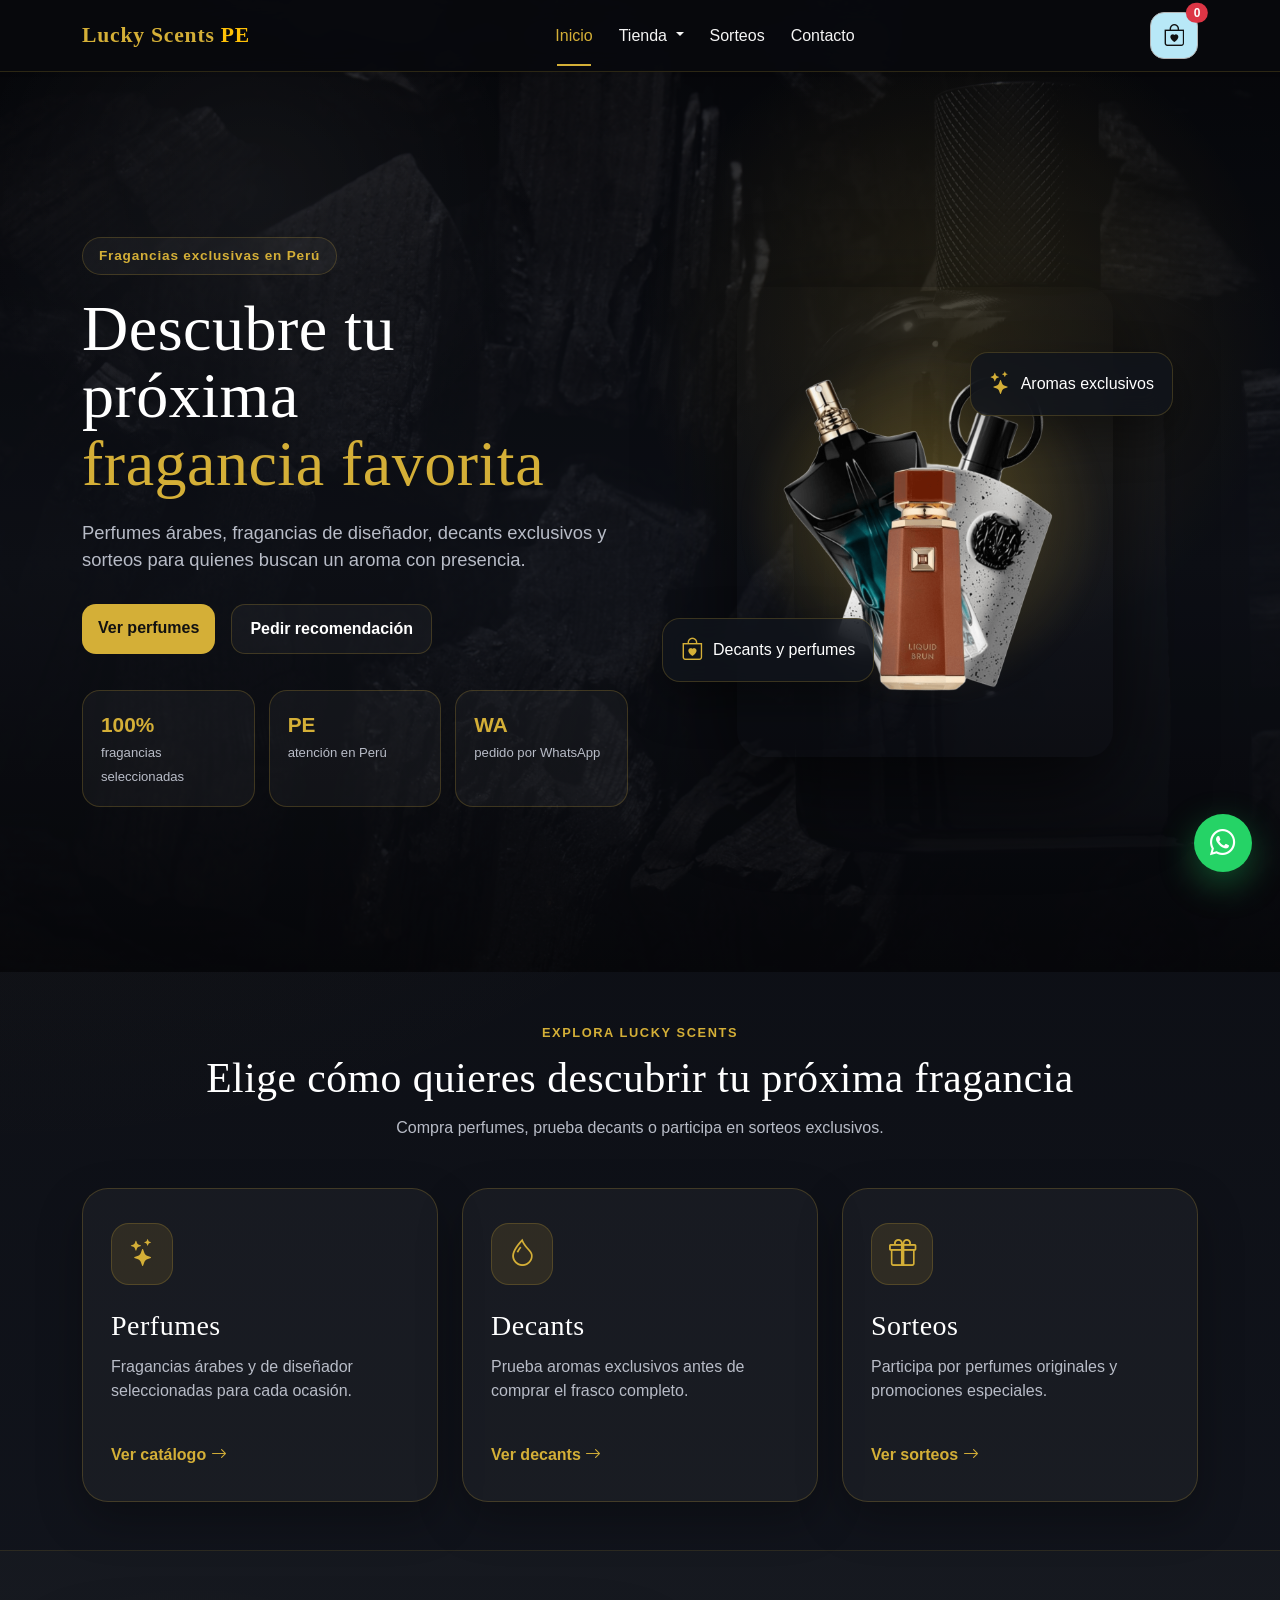
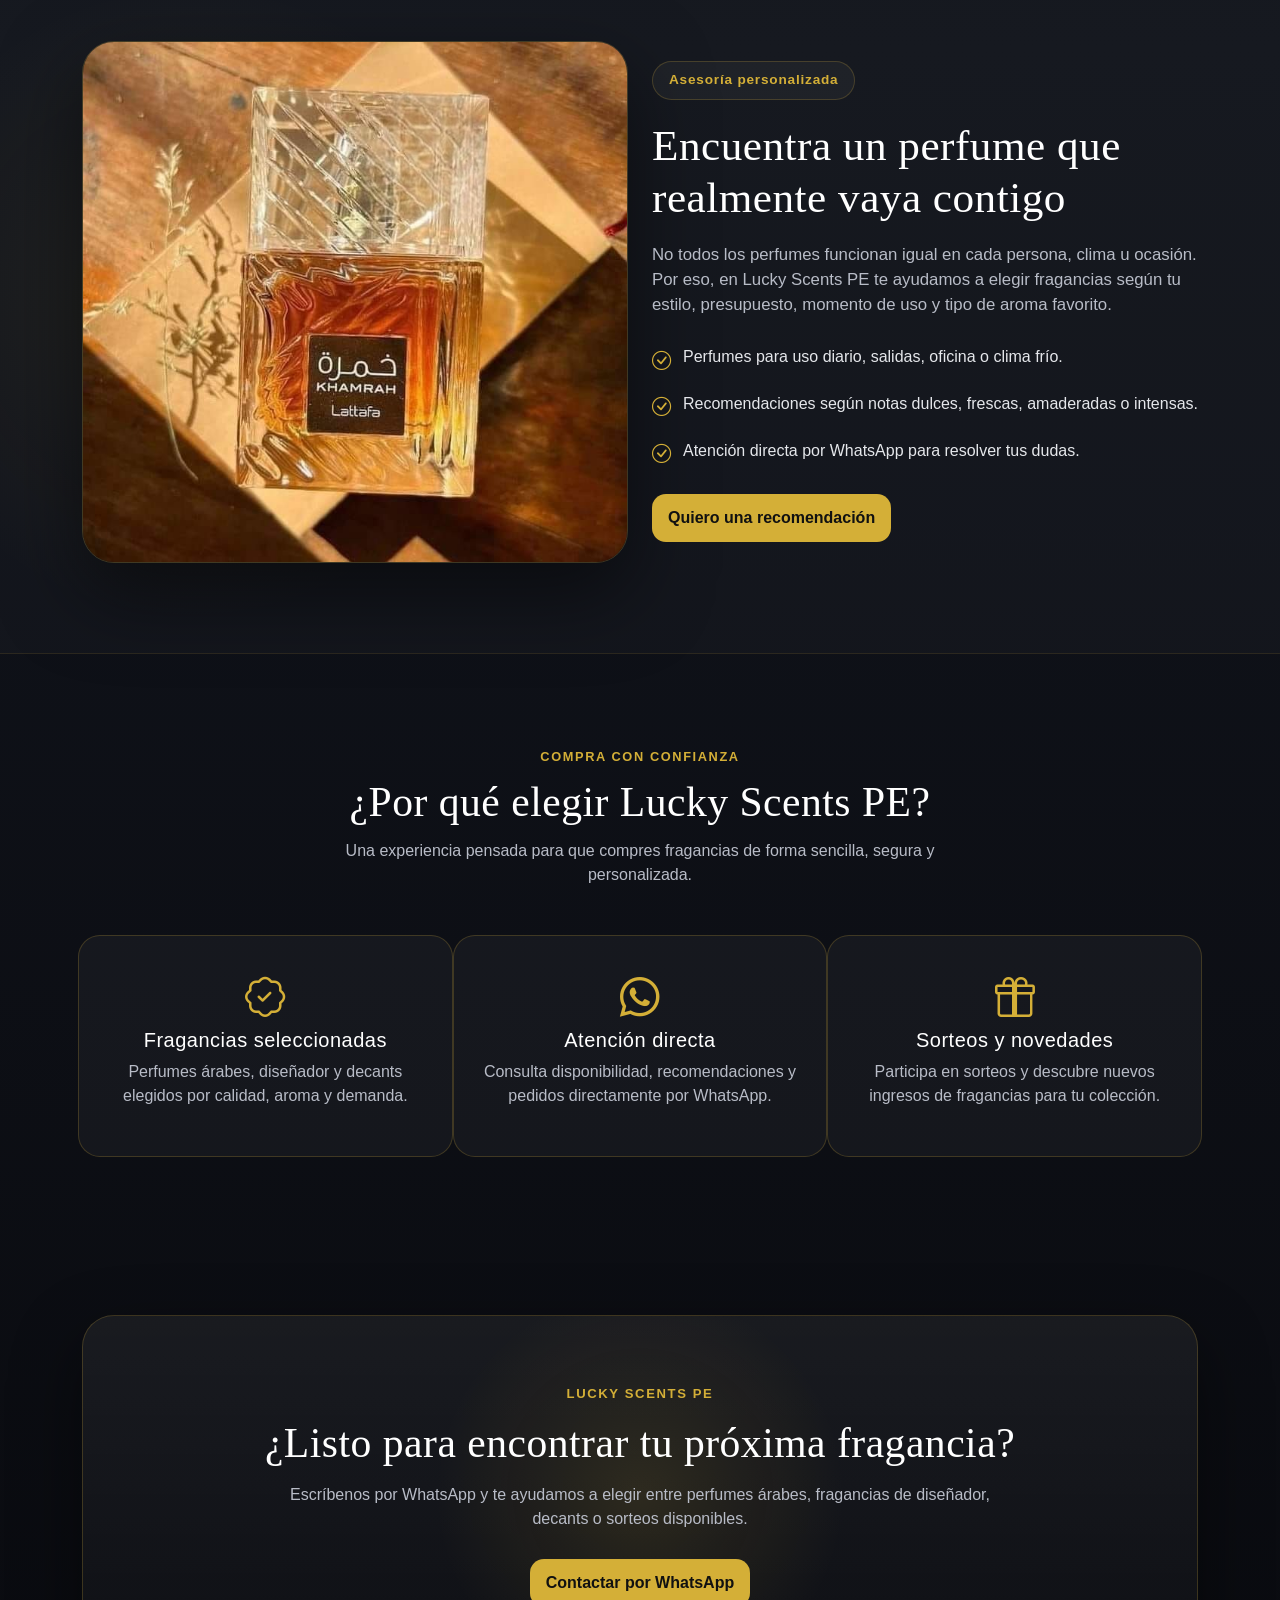
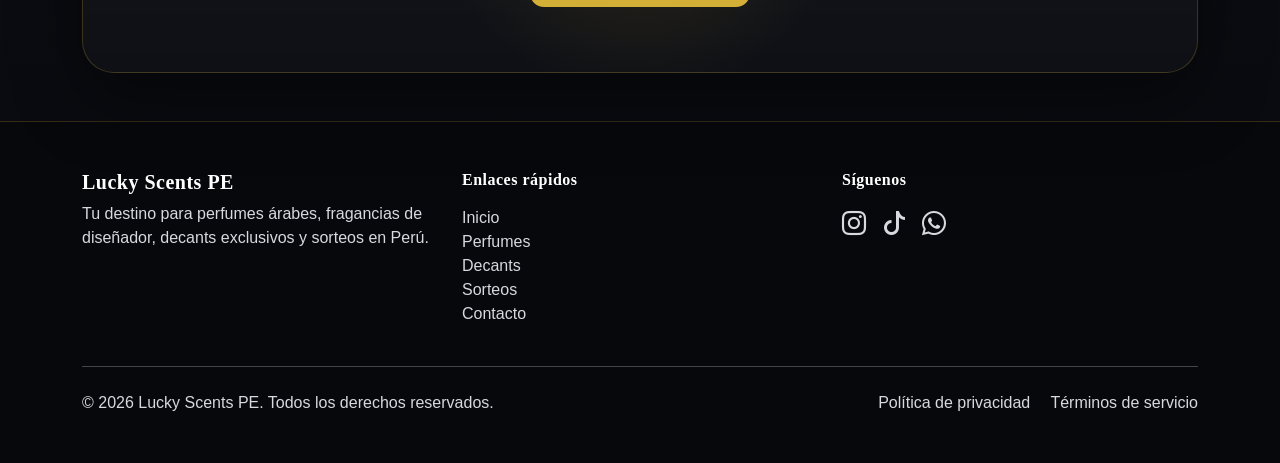
<file: index.html>
<!DOCTYPE html>
<html lang="es">
<head>
  <meta charset="UTF-8">
  <meta name="viewport" content="width=device-width, initial-scale=1.0">

  <title>Lucky Scents PE | Perfumes, Decants y Sorteos</title>

  <meta name="description" content="Lucky Scents PE: perfumes árabes, fragancias de diseñador, decants exclusivos y sorteos en Perú. Compra y consulta por WhatsApp.">

  <link rel="shortcut icon" href="assets/imgs/favicon.ico">

  <link href="https://cdn.jsdelivr.net/npm/bootstrap@5.3.3/dist/css/bootstrap.min.css" rel="stylesheet">
  <link href="https://cdn.jsdelivr.net/npm/bootstrap-icons@1.11.3/font/bootstrap-icons.min.css" rel="stylesheet">

  <link rel="stylesheet" href="assets/css/home.css">
</head>

<body>

<!-- NAVBAR -->
<nav class="navbar navbar-expand-lg navbar-dark bg-dark shadow-sm fixed-top">
  <div class="container">

    <a class="navbar-brand fw-bold" href="index.html">
      Lucky Scents <span class="text-warning">PE</span>
    </a>

    <button class="navbar-toggler" type="button" data-bs-toggle="collapse" data-bs-target="#navbarContenido">
      <span class="navbar-toggler-icon"></span>
    </button>

    <div class="collapse navbar-collapse" id="navbarContenido">

      <ul class="navbar-nav mx-auto">

        <li class="nav-item">
          <a class="nav-link active" href="index.html">Inicio</a>
        </li>

        <li class="nav-item dropdown">
          <a class="nav-link dropdown-toggle" href="#" data-bs-toggle="dropdown">
            Tienda
          </a>
          <ul class="dropdown-menu">
            <li><a class="dropdown-item" href="perfumes.html">Perfumes</a></li>
            <li><a class="dropdown-item" href="decants.html">Decants</a></li>
          </ul>
        </li>

        <li class="nav-item">
          <a class="nav-link" href="sorteos.html">Sorteos</a>
        </li>

        <li class="nav-item">
          <a class="nav-link" href="contacto.html">Contacto</a>
        </li>

      </ul>
    </div>

    <!-- CARRITO SIEMPRE VISIBLE -->
    <button class="btn position-relative btn_shopping ms-3"
      data-bs-toggle="offcanvas"
      data-bs-target="#offcanvasRight">

      <i class="bi bi-bag-heart"></i>

      <span id="contador-carrito"
        class="position-absolute top-0 start-100 translate-middle badge rounded-pill bg-danger">
        0
      </span>

    </button>

  </div>
</nav>


<!-- HERO PRINCIPAL -->
<section class="hero-luxury">

  <div class="container">
    <div class="row align-items-center min-vh-100">

      <div class="col-lg-6 reveal reveal-left">
        <span class="hero-badge">Fragancias exclusivas en Perú</span>

        <h1>
          Descubre tu próxima
          <span>fragancia favorita</span>
        </h1>

        <p>
          Perfumes árabes, fragancias de diseñador, decants exclusivos y sorteos
          para quienes buscan un aroma con presencia.
        </p>

        <div class="hero-actions">
          <a href="perfumes.html" class="btn btn-primary">
            Ver perfumes
          </a>

          <a href="https://wa.me/51940815582?text=Hola%20Lucky%20Scents%2C%20quiero%20una%20recomendaci%C3%B3n%20de%20perfume"
            target="_blank"
            class="btn btn-outline-luxury">
            Pedir recomendación
          </a>
        </div>

        <div class="hero-stats">
          <div>
            <strong>100%</strong>
            <span>fragancias seleccionadas</span>
          </div>

          <div>
            <strong>PE</strong>
            <span>atención en Perú</span>
          </div>

          <div>
            <strong>WA</strong>
            <span>pedido por WhatsApp</span>
          </div>
        </div>
      </div>

      <div class="col-lg-6 reveal reveal-right">
        <div class="perfume-showcase">
          <div class="glow-circle"></div>

          <img 
            src="assets/img-products/perfumeIN.png" 
            alt="Perfume destacado Lucky Scents PE"
            class="floating-perfume"
          >

          <div class="floating-card card-top">
            <i class="bi bi-stars"></i>
            <span>Aromas exclusivos</span>
          </div>

          <div class="floating-card card-bottom">
            <i class="bi bi-bag-heart"></i>
            <span>Decants y perfumes</span>
          </div>
        </div>
      </div>

    </div>
  </div>

</section>


<!-- CATEGORÍAS PRINCIPALES -->
<section class="home-categories container py-5">

  <div class="section-title text-center reveal">
    <span>Explora Lucky Scents</span>
    <h2>Elige cómo quieres descubrir tu próxima fragancia</h2>
    <p>
      Compra perfumes, prueba decants o participa en sorteos exclusivos.
    </p>
  </div>

  <div class="row g-4 mt-4">

    <div class="col-md-4 reveal" data-delay="0">
      <a href="perfumes.html" class="category-card">
        <div class="category-icon">
          <i class="bi bi-stars"></i>
        </div>

        <h3>Perfumes</h3>

        <p>
          Fragancias árabes y de diseñador seleccionadas para cada ocasión.
        </p>

        <span>
          Ver catálogo <i class="bi bi-arrow-right"></i>
        </span>
      </a>
    </div>

    <div class="col-md-4 reveal" data-delay="50">
      <a href="decants.html" class="category-card">
        <div class="category-icon">
          <i class="bi bi-droplet"></i>
        </div>

        <h3>Decants</h3>

        <p>
          Prueba aromas exclusivos antes de comprar el frasco completo.
        </p>

        <span>
          Ver decants <i class="bi bi-arrow-right"></i>
        </span>
      </a>
    </div>

    <div class="col-md-4 reveal" data-delay="100">
      <a href="sorteos.html" class="category-card">
        <div class="category-icon">
          <i class="bi bi-gift"></i>
        </div>

        <h3>Sorteos</h3>

        <p>
          Participa por perfumes originales y promociones especiales.
        </p>

        <span>
          Ver sorteos <i class="bi bi-arrow-right"></i>
        </span>
      </a>
    </div>

  </div>

</section>


<!-- EXPERIENCIA DE FRAGANCIA -->
<section class="fragrance-experience">

  <div class="container">
    <div class="row align-items-center gy-5">

      <div class="col-lg-6 reveal reveal-left">
        <div class="experience-image">
          <img src="assets/img-products/perfume7.jpg" alt="Perfume premium Lucky Scents">
        </div>
      </div>

      <div class="col-lg-6 reveal reveal-right">
        <span class="hero-badge">Asesoría personalizada</span>

        <h2>Encuentra un perfume que realmente vaya contigo</h2>

        <p>
          No todos los perfumes funcionan igual en cada persona, clima u ocasión.
          Por eso, en Lucky Scents PE te ayudamos a elegir fragancias según tu estilo,
          presupuesto, momento de uso y tipo de aroma favorito.
        </p>

        <div class="experience-list">

          <div>
            <i class="bi bi-check-circle"></i>
            <span>Perfumes para uso diario, salidas, oficina o clima frío.</span>
          </div>

          <div>
            <i class="bi bi-check-circle"></i>
            <span>Recomendaciones según notas dulces, frescas, amaderadas o intensas.</span>
          </div>

          <div>
            <i class="bi bi-check-circle"></i>
            <span>Atención directa por WhatsApp para resolver tus dudas.</span>
          </div>

        </div>

        <a href="https://wa.me/51940815582?text=Hola%20Lucky%20Scents%2C%20quiero%20ayuda%20para%20elegir%20un%20perfume"
          target="_blank"
          class="btn btn-primary mt-4">
          Quiero una recomendación
        </a>
      </div>

    </div>
  </div>

</section>


<!-- BENEFICIOS -->
<section class="container beneficios text-center">

  <div class="section-title text-center reveal mb-5">
    <span>Compra con confianza</span>
    <h2>¿Por qué elegir Lucky Scents PE?</h2>
    <p>
      Una experiencia pensada para que compres fragancias de forma sencilla, segura y personalizada.
    </p>
  </div>

  <div class="row justify-content-center g-4">

    <div class="col-md-4 reveal" data-delay="0">
      <i class="bi bi-patch-check fs-1 mb-3"></i>
      <h5>Fragancias seleccionadas</h5>
      <p>
        Perfumes árabes, diseñador y decants elegidos por calidad, aroma y demanda.
      </p>
    </div>

    <div class="col-md-4 reveal" data-delay="50">
      <i class="bi bi-whatsapp fs-1 mb-3"></i>
      <h5>Atención directa</h5>
      <p>
        Consulta disponibilidad, recomendaciones y pedidos directamente por WhatsApp.
      </p>
    </div>

    <div class="col-md-4 reveal" data-delay="100">
      <i class="bi bi-gift fs-1 mb-3"></i>
      <h5>Sorteos y novedades</h5>
      <p>
        Participa en sorteos y descubre nuevos ingresos de fragancias para tu colección.
      </p>
    </div>

  </div>

</section>


<!-- CTA FINAL -->
<section class="home-cta container my-5 reveal">
  <div class="home-cta-box">

    <span>Lucky Scents PE</span>

    <h2>¿Listo para encontrar tu próxima fragancia?</h2>

    <p>
      Escríbenos por WhatsApp y te ayudamos a elegir entre perfumes árabes,
      fragancias de diseñador, decants o sorteos disponibles.
    </p>

    <a href="https://wa.me/51940815582" target="_blank" class="btn btn-primary">
      Contactar por WhatsApp
    </a>

  </div>
</section>


<!-- CARRITO -->
<div class="offcanvas offcanvas-end" tabindex="-1" id="offcanvasRight">

  <div class="offcanvas-header border-bottom">
    <h4 class="offcanvas-title">Carrito de compras</h4>
    <button type="button" class="btn-close" data-bs-dismiss="offcanvas"></button>
  </div>

  <div class="offcanvas-body border-bottom"></div>

  <div class="offcanvas-footer mt-4">
    <h5 class="mb-2 px-3">
      <span class="fw-bold">SUBTOTAL:</span>
      <span id="subtotal" class="fw-bold float-end fs-4">S/. 0.00</span>
    </h5>

    <div class="text-center mb-5 px-3">
      <button class="btn btn-primary w-100 mt-3"
        onclick="generarPedidoWhatsApp()">
        Enviar pedido por WhatsApp
      </button>
    </div>
  </div>

</div>


<!-- FOOTER -->
<footer class="footer bg-dark text-white py-5">
  <div class="container">

    <div class="row gy-4">

      <div class="col-md-4">
        <h5 class="fw-bold">Lucky Scents PE</h5>
        <p class="mb-0">
          Tu destino para perfumes árabes, fragancias de diseñador, decants exclusivos y sorteos en Perú.
        </p>
      </div>

      <div class="col-md-4">
        <h6 class="fw-bold">Enlaces rápidos</h6>
        <ul class="list-unstyled mt-3">
          <li><a href="index.html" class="text-white text-decoration-none">Inicio</a></li>
          <li><a href="perfumes.html" class="text-white text-decoration-none">Perfumes</a></li>
          <li><a href="decants.html" class="text-white text-decoration-none">Decants</a></li>
          <li><a href="sorteos.html" class="text-white text-decoration-none">Sorteos</a></li>
          <li><a href="contacto.html" class="text-white text-decoration-none">Contacto</a></li>
        </ul>
      </div>

      <div class="col-md-4">
        <h6 class="fw-bold">Síguenos</h6>

        <div class="d-flex gap-3 mt-3">
          <a href="https://www.instagram.com/lucky_scents_pe" target="_blank" class="text-white fs-4">
            <i class="bi bi-instagram"></i>
          </a>

          <a href="https://www.tiktok.com/@lucky_scentspe" target="_blank" class="text-white fs-4">
            <i class="bi bi-tiktok"></i>
          </a>

          <a href="https://wa.me/51940815582" target="_blank" class="text-white fs-4">
            <i class="bi bi-whatsapp"></i>
          </a>
        </div>
      </div>

    </div>

    <hr class="my-4">

    <div class="d-flex flex-column flex-md-row justify-content-between align-items-center">
      <p class="mb-2 mb-md-0">© 2026 Lucky Scents PE. Todos los derechos reservados.</p>

      <div>
        <a href="#" class="text-white text-decoration-none me-3">Política de privacidad</a>
        <a href="#" class="text-white text-decoration-none">Términos de servicio</a>
      </div>
    </div>

  </div>
</footer>


<!-- WHATSAPP FLOTANTE -->
<a href="https://wa.me/51940815582" target="_blank" class="whatsapp-float">
  <i class="bi bi-whatsapp"></i>
</a>


<!-- SCRIPTS -->
<script src="https://cdn.jsdelivr.net/npm/bootstrap@5.3.0/dist/js/bootstrap.bundle.min.js"></script>
<script src="assets/js/app.js"></script>
<script src="assets/js/animations.js"></script>

</body>
</html>
</file>
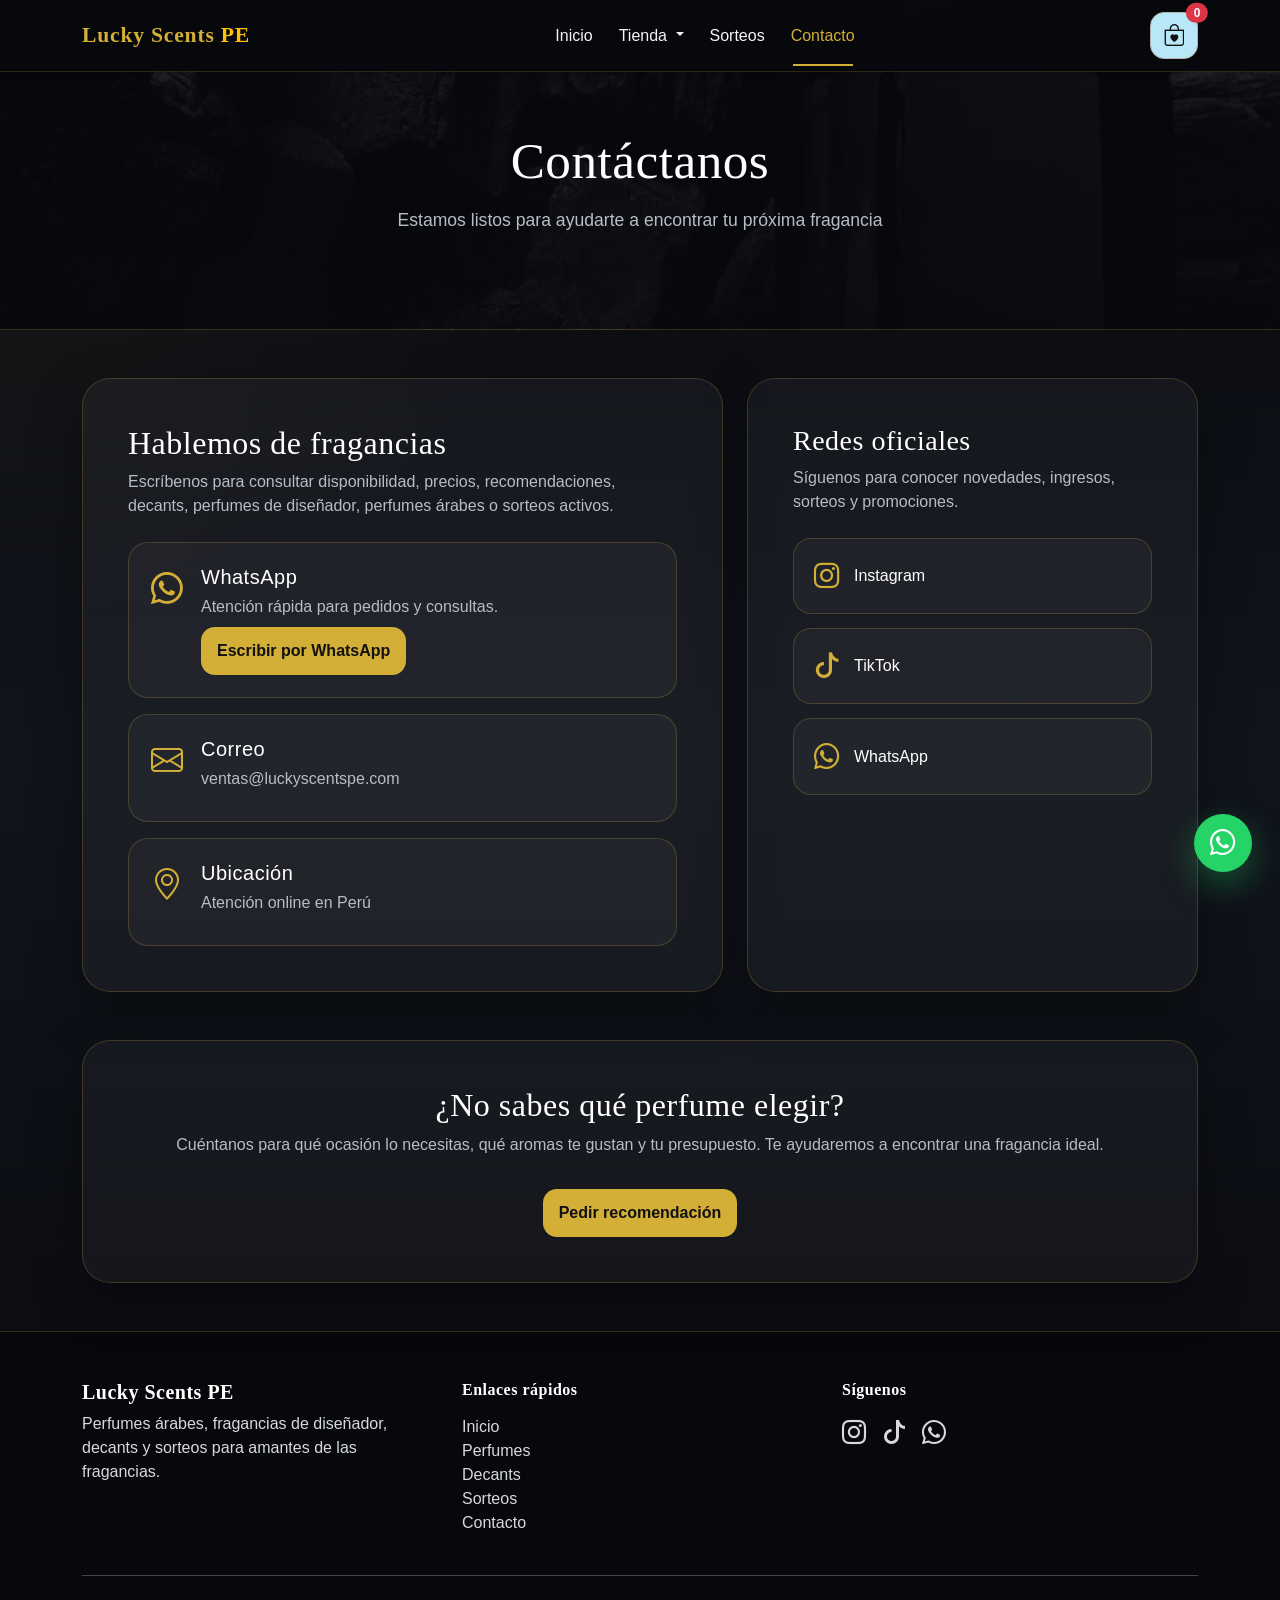
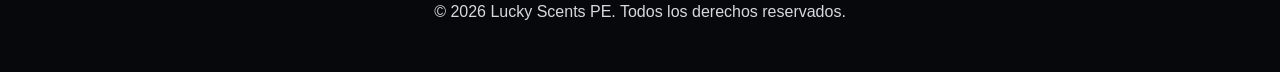
<file: contacto.html>
<!DOCTYPE html>
<html lang="es">
<head>
  <meta charset="UTF-8">
  <meta name="viewport" content="width=device-width, initial-scale=1.0">

  <title>Contacto | Lucky Scents PE</title>

  <meta name="description" content="Contáctanos para comprar perfumes árabes, fragancias de diseñador, decants y participar en sorteos de Lucky Scents PE.">

  <link rel="shortcut icon" href="assets/imgs/favicon.ico">

  <link href="https://cdn.jsdelivr.net/npm/bootstrap@5.3.3/dist/css/bootstrap.min.css" rel="stylesheet">
  <link href="https://cdn.jsdelivr.net/npm/bootstrap-icons@1.11.3/font/bootstrap-icons.min.css" rel="stylesheet">

  <link rel="stylesheet" href="assets/css/home.css">
</head>

<body>

<!-- NAVBAR -->
<nav class="navbar navbar-expand-lg navbar-dark bg-dark shadow-sm fixed-top">
  <div class="container">

    <a class="navbar-brand fw-bold" href="index.html">
      Lucky Scents <span class="text-warning">PE</span>
    </a>

    <button class="navbar-toggler" type="button" data-bs-toggle="collapse" data-bs-target="#navbarContenido">
      <span class="navbar-toggler-icon"></span>
    </button>

    <div class="collapse navbar-collapse" id="navbarContenido">
      <ul class="navbar-nav mx-auto">

        <li class="nav-item">
          <a class="nav-link" href="index.html">Inicio</a>
        </li>

        <li class="nav-item dropdown">
          <a class="nav-link dropdown-toggle" href="#" data-bs-toggle="dropdown">
            Tienda
          </a>
          <ul class="dropdown-menu">
            <li><a class="dropdown-item" href="perfumes.html">Perfumes</a></li>
            <li><a class="dropdown-item" href="decants.html">Decants</a></li>
          </ul>
        </li>

        <li class="nav-item">
          <a class="nav-link" href="sorteos.html">Sorteos</a>
        </li>

        <li class="nav-item">
          <a class="nav-link active" href="contacto.html">Contacto</a>
        </li>

      </ul>
    </div>

    <button class="btn position-relative btn_shopping ms-3"
      data-bs-toggle="offcanvas"
      data-bs-target="#offcanvasRight">

      <i class="bi bi-bag-heart"></i>

      <span id="contador-carrito"
        class="position-absolute top-0 start-100 translate-middle badge rounded-pill bg-danger">
        0
      </span>

    </button>

  </div>
</nav>


<!-- HERO -->
<section class="page-hero">
  <div class="container reveal">
    <h1>Contáctanos</h1>
    <p>Estamos listos para ayudarte a encontrar tu próxima fragancia</p>
  </div>
</section>


<!-- CONTACTO PRINCIPAL -->
<section class="container my-5">
  <div class="row g-4 align-items-stretch">

    <div class="col-md-7 reveal">
      <div class="info-panel h-100">

        <h2>Hablemos de fragancias</h2>

        <p>
          Escríbenos para consultar disponibilidad, precios, recomendaciones, decants,
          perfumes de diseñador, perfumes árabes o sorteos activos.
        </p>

        <div class="contact-card mt-4">
          <i class="bi bi-whatsapp"></i>
          <div>
            <h5>WhatsApp</h5>
            <p>Atención rápida para pedidos y consultas.</p>
            <a href="https://wa.me/51940815582" target="_blank" class="btn btn-primary">
              Escribir por WhatsApp
            </a>
          </div>
        </div>

        <div class="contact-card mt-3">
          <i class="bi bi-envelope"></i>
          <div>
            <h5>Correo</h5>
            <p>ventas@luckyscentspe.com</p>
          </div>
        </div>

        <div class="contact-card mt-3">
          <i class="bi bi-geo-alt"></i>
          <div>
            <h5>Ubicación</h5>
            <p>Atención online en Perú</p>
          </div>
        </div>

      </div>
    </div>


    <div class="col-md-5 reveal" data-delay="120">
      <div class="info-panel h-100">

        <h3>Redes oficiales</h3>
        <p>Síguenos para conocer novedades, ingresos, sorteos y promociones.</p>

        <div class="social-contact mt-4">

          <a href="https://www.instagram.com/lucky_scents_pe" target="_blank">
            <i class="bi bi-instagram"></i>
            <span>Instagram</span>
          </a>

          <a href="https://www.tiktok.com/@lucky_scentspe" target="_blank">
            <i class="bi bi-tiktok"></i>
            <span>TikTok</span>
          </a>

          <a href="https://wa.me/51940815582" target="_blank">
            <i class="bi bi-whatsapp"></i>
            <span>WhatsApp</span>
          </a>

        </div>

      </div>
    </div>

  </div>
</section>


<!-- CTA FINAL -->
<section class="container my-5">
  <div class="info-panel text-center reveal">
    <h2>¿No sabes qué perfume elegir?</h2>
    <p>
      Cuéntanos para qué ocasión lo necesitas, qué aromas te gustan y tu presupuesto.
      Te ayudaremos a encontrar una fragancia ideal.
    </p>

    <a href="https://wa.me/51940815582?text=Hola%20Lucky%20Scents%2C%20quiero%20ayuda%20para%20elegir%20un%20perfume"
      target="_blank"
      class="btn btn-primary mt-3">
      Pedir recomendación
    </a>
  </div>
</section>


<!-- CARRITO -->
<div class="offcanvas offcanvas-end" tabindex="-1" id="offcanvasRight">

  <div class="offcanvas-header border-bottom">
    <h4 class="offcanvas-title">Carrito de compras</h4>
    <button type="button" class="btn-close" data-bs-dismiss="offcanvas"></button>
  </div>

  <div class="offcanvas-body border-bottom"></div>

  <div class="offcanvas-footer mt-4">
    <h5 class="mb-2 px-3">
      <span class="fw-bold">SUBTOTAL:</span>
      <span id="subtotal" class="fw-bold float-end fs-4">S/. 0.00</span>
    </h5>

    <div class="text-center mb-5 px-3">
      <button class="btn btn-primary w-100 mt-3" onclick="generarPedidoWhatsApp()">
        Enviar pedido por WhatsApp
      </button>
    </div>
  </div>

</div>


<!-- FOOTER -->
<footer class="footer bg-dark text-white py-5">
  <div class="container">

    <div class="row gy-4">

      <div class="col-md-4">
        <h5 class="fw-bold">Lucky Scents PE</h5>
        <p class="mb-0">
          Perfumes árabes, fragancias de diseñador, decants y sorteos para amantes de las fragancias.
        </p>
      </div>

      <div class="col-md-4">
        <h6 class="fw-bold">Enlaces rápidos</h6>
        <ul class="list-unstyled mt-3">
          <li><a href="index.html" class="text-white text-decoration-none">Inicio</a></li>
          <li><a href="perfumes.html" class="text-white text-decoration-none">Perfumes</a></li>
          <li><a href="decants.html" class="text-white text-decoration-none">Decants</a></li>
          <li><a href="sorteos.html" class="text-white text-decoration-none">Sorteos</a></li>
          <li><a href="contacto.html" class="text-white text-decoration-none">Contacto</a></li>
        </ul>
      </div>

      <div class="col-md-4">
        <h6 class="fw-bold">Síguenos</h6>

        <div class="d-flex gap-3 mt-3">
          <a href="https://www.instagram.com/lucky_scents_pe" target="_blank" class="text-white fs-4">
            <i class="bi bi-instagram"></i>
          </a>

          <a href="https://www.tiktok.com/@lucky_scentspe" target="_blank" class="text-white fs-4">
            <i class="bi bi-tiktok"></i>
          </a>

          <a href="https://wa.me/51940815582" target="_blank" class="text-white fs-4">
            <i class="bi bi-whatsapp"></i>
          </a>
        </div>
      </div>

    </div>

    <hr class="my-4">

    <p class="mb-0 text-center">© 2026 Lucky Scents PE. Todos los derechos reservados.</p>

  </div>
</footer>


<a href="https://wa.me/51940815582" target="_blank" class="whatsapp-float">
  <i class="bi bi-whatsapp"></i>
</a>


<script src="https://cdn.jsdelivr.net/npm/bootstrap@5.3.0/dist/js/bootstrap.bundle.min.js"></script>
<script src="assets/js/app.js"></script>
<script src="assets/js/animations.js"></script>

</body>
</html>
</file>
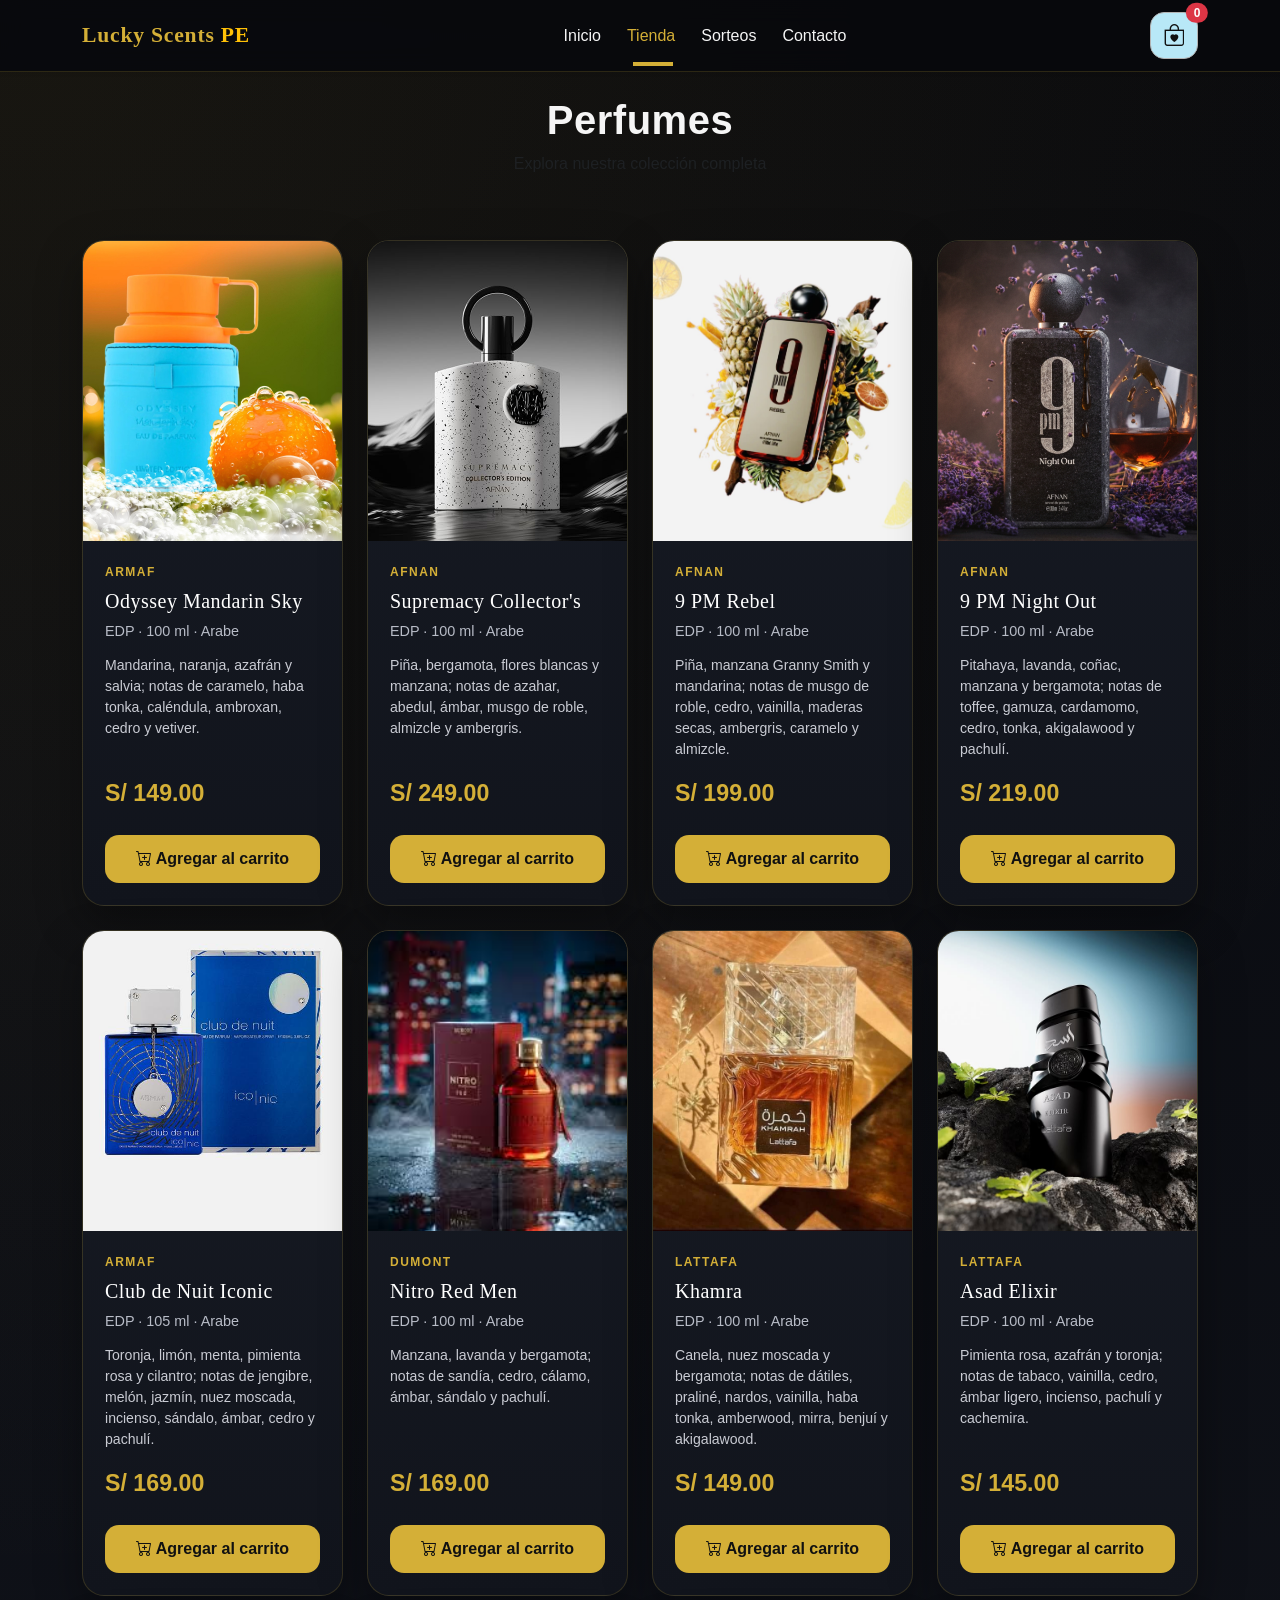
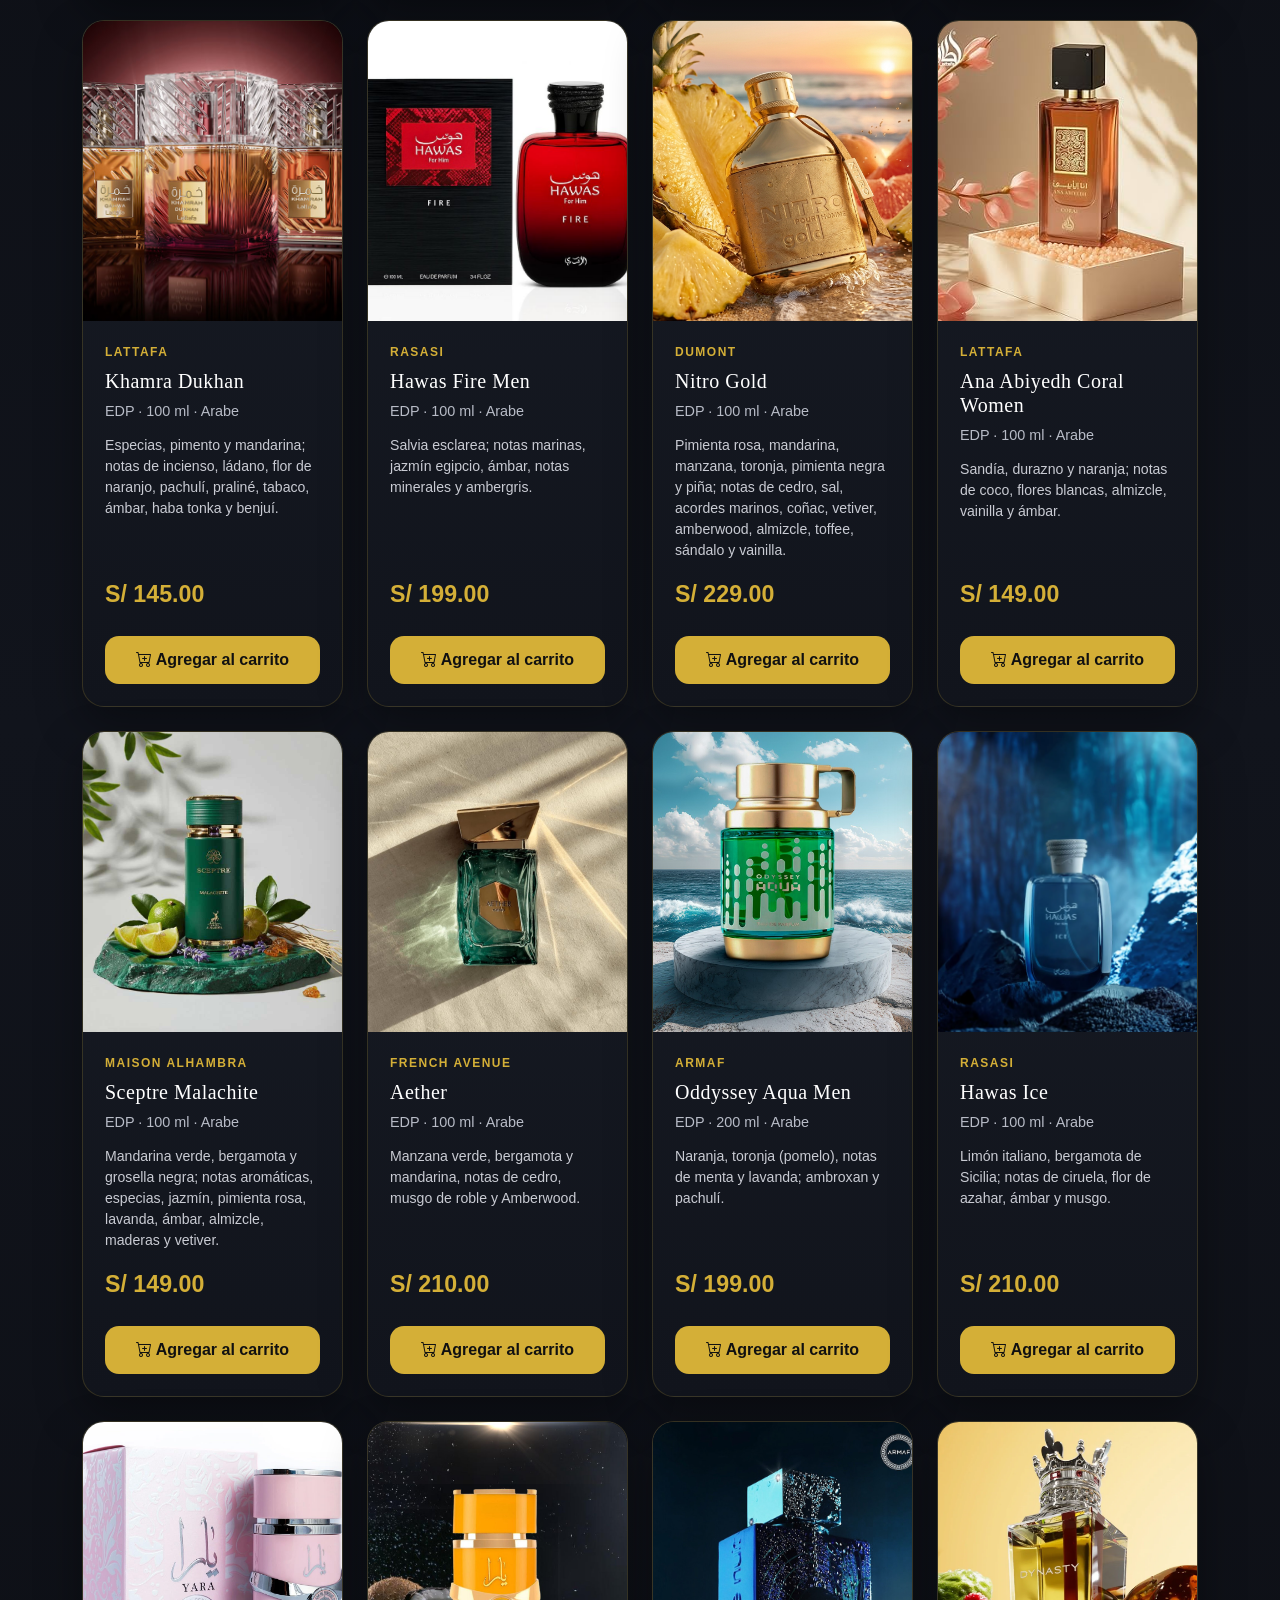
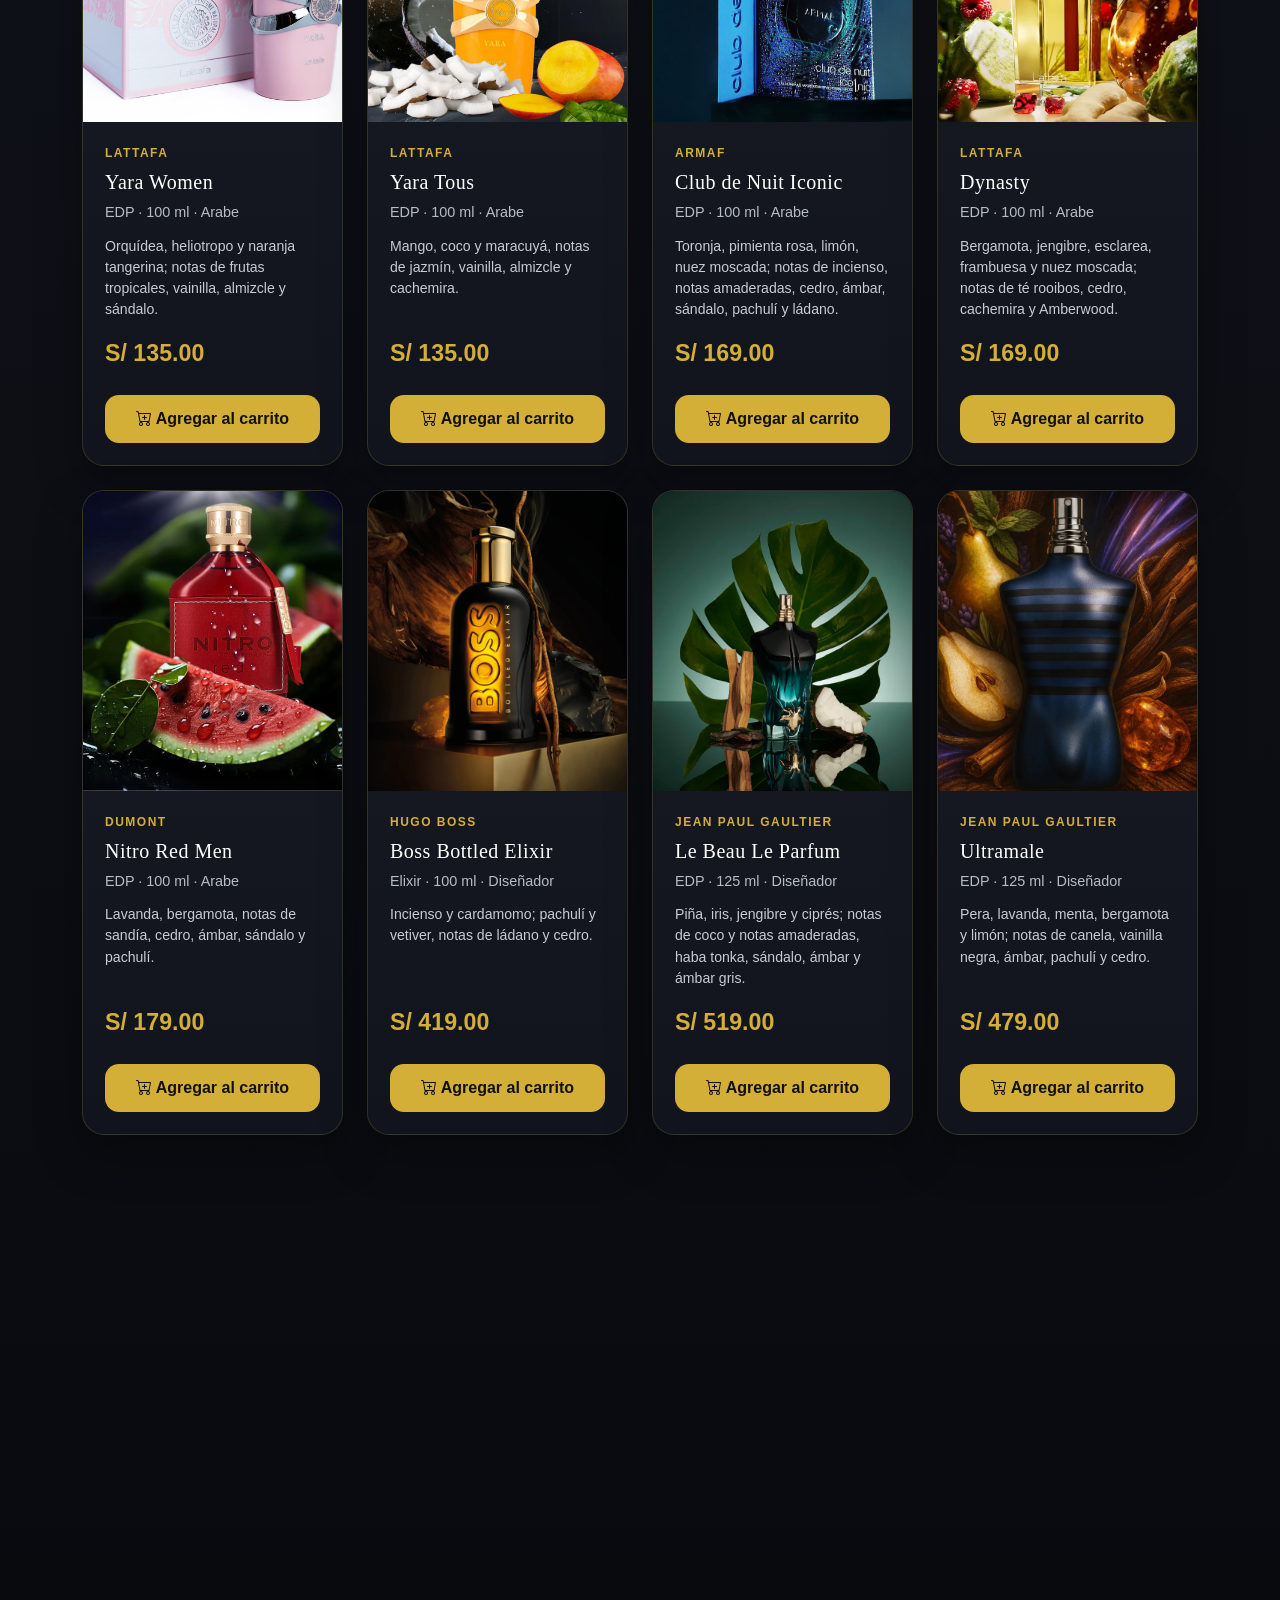
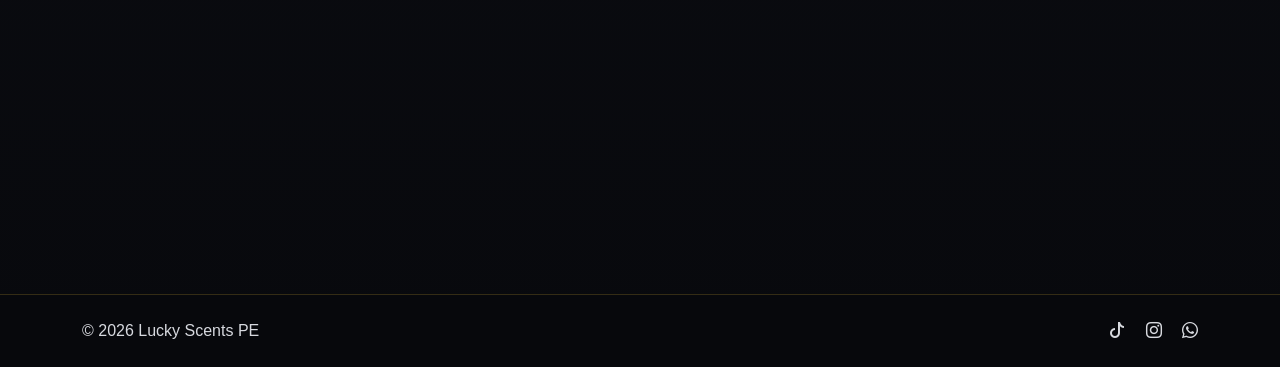
<file: perfumes.html>
<!DOCTYPE html>
<html lang="es">
<head>
  <meta charset="UTF-8">
  <meta name="viewport" content="width=device-width, initial-scale=1.0">

  <title>Perfumes | Lucky Scents PE</title>

  <link rel="shortcut icon" href="assets/imgs/favicon.ico">

  <link href="https://cdn.jsdelivr.net/npm/bootstrap@5.3.3/dist/css/bootstrap.min.css" rel="stylesheet">
  <link href="https://cdn.jsdelivr.net/npm/bootstrap-icons@1.11.3/font/bootstrap-icons.min.css" rel="stylesheet">

  <link rel="stylesheet" href="assets/css/home.css">
</head>

<body>

<!-- NAVBAR (IGUAL AL INDEX) -->
<nav class="navbar navbar-expand-lg navbar-dark bg-dark shadow-sm fixed-top">
  <div class="container">

    <a class="navbar-brand fw-bold" href="index.html">
      Lucky Scents <span class="text-warning">PE</span>
    </a>

    <button class="navbar-toggler" type="button" data-bs-toggle="collapse" data-bs-target="#navbarContenido">
      <span class="navbar-toggler-icon"></span>
    </button>

    <div class="collapse navbar-collapse" id="navbarContenido">

      <ul class="navbar-nav mx-auto">

        <li class="nav-item">
          <a class="nav-link" href="index.html">Inicio</a>
        </li>

        <li class="nav-item dropdown">
          <a class="nav-link dropdown-toggle active" href="#" data-bs-toggle="dropdown">
            Tienda
          </a>
          <ul class="dropdown-menu">
            <li><a class="dropdown-item active" href="perfumes.html">Perfumes</a></li>
            <li><a class="dropdown-item" href="decants.html">Decants</a></li>
          </ul>
        </li>

        <li class="nav-item">
          <a class="nav-link" href="sorteos.html">Sorteos</a>
        </li>

        <li class="nav-item">
          <a class="nav-link" href="">Contacto</a>
        </li>

      </ul>
    </div>

    <!-- 🛒 CARRITO (SIEMPRE VISIBLE) -->
    <button class="btn position-relative btn_shopping ms-3"
      data-bs-toggle="offcanvas"
      data-bs-target="#offcanvasRight">

      <i class="bi bi-bag-heart"></i>

      <span id="contador-carrito"
        class="position-absolute top-0 start-100 translate-middle badge rounded-pill bg-danger">
        0
      </span>

    </button>

  </div>
</nav>


<!-- HEADER SIMPLE -->
<section class="py-5 mt-5 text-center">
  <div class="container">
    <h1 class="fw-bold">Perfumes</h1>
    <p class="text-muted">Explora nuestra colección completa</p>
  </div>
</section>


<!-- PRODUCTOS -->
<div class="container mb-5">
  <div id="perfume-container" class="row g-4"></div>
</div>


<!-- CARRITO -->
<div class="offcanvas offcanvas-end" tabindex="-1" id="offcanvasRight">

  <div class="offcanvas-header border-bottom">
    <h4 class="offcanvas-title">Carrito de compras</h4>
    <button type="button" class="btn-close" data-bs-dismiss="offcanvas"></button>
  </div>

  <div class="offcanvas-body border-bottom"></div>

  <div class="offcanvas-footer mt-4">
    <h5 class="mb-2 px-3">
      <span class="fw-bold">SUBTOTAL:</span>
      <span id="subtotal" class="fw-bold float-end fs-4">S/. 0.00</span>
    </h5>

    <div class="text-center mb-5 px-3">
      <button class="btn btn-primary w-100 mt-3"
        onclick="generarPedidoWhatsApp()">
        Enviar pedido por WhatsApp
      </button>
    </div>
  </div>

</div>


<!-- FOOTER -->
<footer class="footer bg-dark text-white py-4">
  <div class="container">
    <div class="row align-items-center">

      <div class="col-md-6 text-center text-md-start">
        <p class="mb-0">© 2026 Lucky Scents PE</p>
      </div>

      <div class="col-md-6 text-center text-md-end">
        <a href="https://www.tiktok.com/@lucky_scentspe" class="text-white me-3"><i class="bi bi-tiktok"></i></a>
        <a href="https://www.instagram.com/lucky_scents_pe" class="text-white me-3"><i class="bi bi-instagram"></i></a>
        <a href="https://chat.whatsapp.com/" class="text-white"><i class="bi bi-whatsapp"></i></a>
      </div>

    </div>
  </div>
</footer>


<!-- SCRIPTS -->
<script src="https://cdn.jsdelivr.net/npm/bootstrap@5.3.0/dist/js/bootstrap.bundle.min.js"></script>
<script src="assets/js/obtener_productos.js"></script>
<script src="assets/js/app.js"></script>

</body>
</html>
</file>
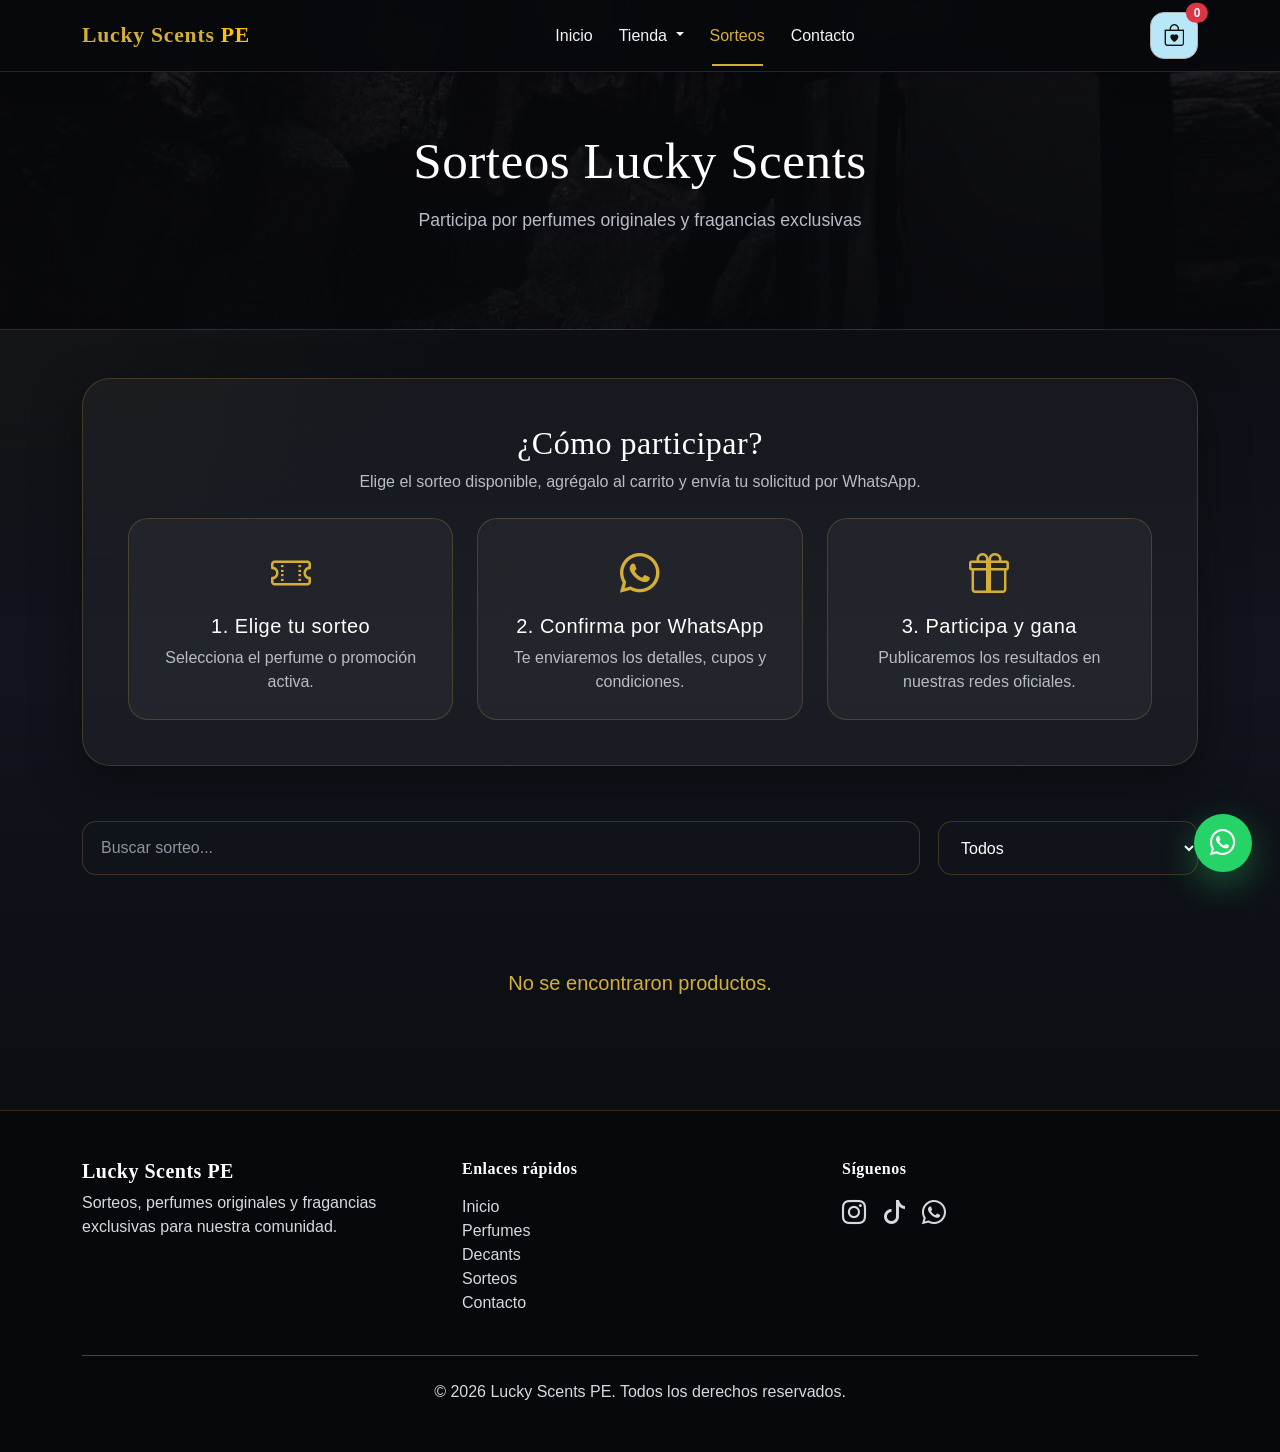
<file: sorteos.html>
<!DOCTYPE html>
<html lang="es">
<head>
  <meta charset="UTF-8">
  <meta name="viewport" content="width=device-width, initial-scale=1.0">

  <title>Sorteos | Lucky Scents PE</title>

  <meta name="description" content="Participa en sorteos de perfumes originales, fragancias árabes y productos exclusivos de Lucky Scents PE.">

  <link rel="shortcut icon" href="assets/imgs/favicon.ico">

  <link href="https://cdn.jsdelivr.net/npm/bootstrap@5.3.3/dist/css/bootstrap.min.css" rel="stylesheet">
  <link href="https://cdn.jsdelivr.net/npm/bootstrap-icons@1.11.3/font/bootstrap-icons.min.css" rel="stylesheet">

  <link rel="stylesheet" href="assets/css/home.css">
</head>

<body>

<!-- NAVBAR -->
<nav class="navbar navbar-expand-lg navbar-dark bg-dark shadow-sm fixed-top">
  <div class="container">

    <a class="navbar-brand fw-bold" href="index.html">
      Lucky Scents <span class="text-warning">PE</span>
    </a>

    <button class="navbar-toggler" type="button" data-bs-toggle="collapse" data-bs-target="#navbarContenido">
      <span class="navbar-toggler-icon"></span>
    </button>

    <div class="collapse navbar-collapse" id="navbarContenido">
      <ul class="navbar-nav mx-auto">

        <li class="nav-item">
          <a class="nav-link" href="index.html">Inicio</a>
        </li>

        <li class="nav-item dropdown">
          <a class="nav-link dropdown-toggle" href="#" data-bs-toggle="dropdown">
            Tienda
          </a>
          <ul class="dropdown-menu">
            <li><a class="dropdown-item" href="perfumes.html">Perfumes</a></li>
            <li><a class="dropdown-item" href="decants.html">Decants</a></li>
          </ul>
        </li>

        <li class="nav-item">
          <a class="nav-link active" href="sorteos.html">Sorteos</a>
        </li>

        <li class="nav-item">
          <a class="nav-link" href="contacto.html">Contacto</a>
        </li>

      </ul>
    </div>

    <button class="btn position-relative btn_shopping ms-3"
      data-bs-toggle="offcanvas"
      data-bs-target="#offcanvasRight">

      <i class="bi bi-bag-heart"></i>

      <span id="contador-carrito"
        class="position-absolute top-0 start-100 translate-middle badge rounded-pill bg-danger">
        0
      </span>

    </button>

  </div>
</nav>


<!-- HERO -->
<section class="page-hero">
  <div class="container reveal">
    <h1>Sorteos Lucky Scents</h1>
    <p>Participa por perfumes originales y fragancias exclusivas</p>
  </div>
</section>


<!-- COMO FUNCIONA -->
<section class="container my-5">
  <div class="info-panel reveal">
    <div class="text-center mb-4">
      <h2>¿Cómo participar?</h2>
      <p>Elige el sorteo disponible, agrégalo al carrito y envía tu solicitud por WhatsApp.</p>
    </div>

    <div class="row g-4 text-center">

      <div class="col-md-4">
        <div class="benefit-mini">
          <i class="bi bi-ticket-perforated fs-1"></i>
          <h5>1. Elige tu sorteo</h5>
          <p>Selecciona el perfume o promoción activa.</p>
        </div>
      </div>

      <div class="col-md-4">
        <div class="benefit-mini">
          <i class="bi bi-whatsapp fs-1"></i>
          <h5>2. Confirma por WhatsApp</h5>
          <p>Te enviaremos los detalles, cupos y condiciones.</p>
        </div>
      </div>

      <div class="col-md-4">
        <div class="benefit-mini">
          <i class="bi bi-gift fs-1"></i>
          <h5>3. Participa y gana</h5>
          <p>Publicaremos los resultados en nuestras redes oficiales.</p>
        </div>
      </div>

    </div>
  </div>
</section>


<!-- SORTEOS DISPONIBLES -->
<main class="container">

  <div class="catalog-tools reveal">

    <input 
      type="text" 
      id="buscador-productos" 
      placeholder="Buscar sorteo..."
    >

    <select id="filtro-categoria">
      <option value="Todos">Todos</option>
      <option value="Sorteo">Sorteos</option>
    </select>

  </div>

  <div id="perfume-container" class="row g-4 mb-5"></div>

</main>


<!-- CARRITO -->
<div class="offcanvas offcanvas-end" tabindex="-1" id="offcanvasRight">

  <div class="offcanvas-header border-bottom">
    <h4 class="offcanvas-title">Carrito de compras</h4>
    <button type="button" class="btn-close" data-bs-dismiss="offcanvas"></button>
  </div>

  <div class="offcanvas-body border-bottom"></div>

  <div class="offcanvas-footer mt-4">
    <h5 class="mb-2 px-3">
      <span class="fw-bold">SUBTOTAL:</span>
      <span id="subtotal" class="fw-bold float-end fs-4">S/. 0.00</span>
    </h5>

    <div class="text-center mb-5 px-3">
      <button class="btn btn-primary w-100 mt-3" onclick="generarPedidoWhatsApp()">
        Enviar pedido por WhatsApp
      </button>
    </div>
  </div>

</div>


<!-- FOOTER -->
<footer class="footer bg-dark text-white py-5">
  <div class="container">

    <div class="row gy-4">

      <div class="col-md-4">
        <h5 class="fw-bold">Lucky Scents PE</h5>
        <p class="mb-0">
          Sorteos, perfumes originales y fragancias exclusivas para nuestra comunidad.
        </p>
      </div>

      <div class="col-md-4">
        <h6 class="fw-bold">Enlaces rápidos</h6>
        <ul class="list-unstyled mt-3">
          <li><a href="index.html" class="text-white text-decoration-none">Inicio</a></li>
          <li><a href="perfumes.html" class="text-white text-decoration-none">Perfumes</a></li>
          <li><a href="decants.html" class="text-white text-decoration-none">Decants</a></li>
          <li><a href="sorteos.html" class="text-white text-decoration-none">Sorteos</a></li>
          <li><a href="contacto.html" class="text-white text-decoration-none">Contacto</a></li>
        </ul>
      </div>

      <div class="col-md-4">
        <h6 class="fw-bold">Síguenos</h6>

        <div class="d-flex gap-3 mt-3">
          <a href="https://www.instagram.com/lucky_scents_pe" target="_blank" class="text-white fs-4">
            <i class="bi bi-instagram"></i>
          </a>

          <a href="https://www.tiktok.com/@lucky_scentspe" target="_blank" class="text-white fs-4">
            <i class="bi bi-tiktok"></i>
          </a>

          <a href="https://wa.me/51940815582" target="_blank" class="text-white fs-4">
            <i class="bi bi-whatsapp"></i>
          </a>
        </div>
      </div>

    </div>

    <hr class="my-4">

    <p class="mb-0 text-center">© 2026 Lucky Scents PE. Todos los derechos reservados.</p>

  </div>
</footer>


<a href="https://wa.me/51940815582" target="_blank" class="whatsapp-float">
  <i class="bi bi-whatsapp"></i>
</a>


<script src="https://cdn.jsdelivr.net/npm/bootstrap@5.3.0/dist/js/bootstrap.bundle.min.js"></script>
<script src="assets/js/obtener_productos.js"></script>
<script src="assets/js/app.js"></script>
<script src="assets/js/animations.js"></script>

</body>
</html>
</file>
<file: assets/css/home.css>
/* =========================
RESET GENERAL
========================= */

*{
  margin:0;
  padding:0;
  box-sizing:border-box;
}

:root{
  --ls-dark:#08090d;
  --ls-dark-soft:#11141c;
  --ls-card:#151922;
  --ls-card-soft:#1b202b;
  --ls-gold:#d4af37;
  --ls-gold-soft:#f0cf6a;
  --ls-text:#f5f5f5;
  --ls-muted:#b8bcc7;
  --ls-border:rgba(212,175,55,0.22);
}

html{
  scroll-behavior:smooth;
}

body{
  font-family:"Segoe UI", Tahoma, Geneva, Verdana, sans-serif;
  background:
    radial-gradient(circle at top left, rgba(212,175,55,0.08), transparent 30%),
    linear-gradient(180deg, #08090d 0%, #11141c 45%, #08090d 100%);
  color:var(--ls-text);
  overflow-x:hidden;
}

h1,h2,h3,h4,h5,h6{
  letter-spacing:0.5px;
}

section{
  margin:0;
}


/* =========================
NAVBAR
========================= */

.navbar{
  background:rgba(8,9,13,0.94) !important;
  backdrop-filter:blur(12px);
  -webkit-backdrop-filter:blur(12px);
  border-bottom:1px solid rgba(212,175,55,0.18);
  transition:all 0.3s ease;
  min-height:72px;
}

.navbar-brand{
  color:var(--ls-gold) !important;
  font-family:Georgia, "Times New Roman", serif;
  font-size:1.35rem;
  letter-spacing:0.8px;
}

.navbar .nav-link{
  color:#f5f5f5 !important;
  font-weight:500;
  margin-left:10px;
  position:relative;
  transition:0.3s;
}

.navbar .nav-link:hover,
.navbar .nav-link.active{
  color:var(--ls-gold) !important;
}

.navbar .nav-link.active::after{
  content:"";
  position:absolute;
  left:10px;
  right:10px;
  bottom:-10px;
  height:2px;
  background:var(--ls-gold);
}

.dropdown-menu{
  background:#11141c;
  border:1px solid var(--ls-border);
  border-radius:14px;
  overflow:hidden;
}

.dropdown-item{
  color:white;
}

.dropdown-item:hover,
.dropdown-item.active{
  background:rgba(212,175,55,0.16);
  color:var(--ls-gold);
}


/* =========================
HERO INDEX ANTIGUO
========================= */

.hero{
  position:relative;
  height:90vh;
  background:url('../imgs/hero-perfume.jpg') center/cover no-repeat;
  display:flex;
  align-items:center;
  justify-content:center;
  text-align:center;
  overflow:hidden;
  margin:0;
}

.hero::before{
  content:"";
  position:absolute;
  inset:0;
  background:linear-gradient(
    to bottom,
    rgba(0,0,0,0.55),
    rgba(0,0,0,0.85)
  );
  z-index:1;
}

.hero .container{
  position:relative;
  z-index:2;
}

.hero h1{
  color:white !important;
  font-family:Georgia, "Times New Roman", serif;
  font-size:3.5rem;
  font-weight:700;
  text-shadow:0 3px 15px rgba(0,0,0,0.9);
}

.hero p{
  color:#e7e7e7 !important;
  font-size:1.25rem;
  text-shadow:0 2px 10px rgba(0,0,0,0.8);
}

.hero .btn{
  padding:12px 34px;
  font-size:1.05rem;
  border-radius:30px;
  border:none;
  transition:0.3s;
}

.hero .btn:hover{
  transform:translateY(-3px);
}


/* =========================
INDEX - HERO LUXURY
========================= */

.hero-luxury{
  position:relative;
  min-height:100vh;
  background:
    radial-gradient(circle at 75% 35%, rgba(212,175,55,0.18), transparent 28%),
    radial-gradient(circle at 20% 20%, rgba(255,255,255,0.06), transparent 22%),
    linear-gradient(180deg, #07080c 0%, #11141c 58%, #08090d 100%);
  overflow:hidden;
  padding-top:72px;
}

.hero-luxury::before{
  content:"";
  position:absolute;
  inset:0;
  background:
    linear-gradient(rgba(0,0,0,0.18), rgba(0,0,0,0.65)),
    url("../imgs/hero-perfume.jpg") center/cover no-repeat;
  opacity:0.22;
  z-index:0;
}

.hero-luxury .container{
  position:relative;
  z-index:2;
}

.hero-badge{
  display:inline-block;
  color:var(--ls-gold);
  border:1px solid var(--ls-border);
  background:rgba(255,255,255,0.04);
  padding:8px 16px;
  border-radius:999px;
  font-size:0.85rem;
  font-weight:700;
  letter-spacing:0.8px;
  margin-bottom:20px;
}

.hero-luxury h1{
  font-family:Georgia, "Times New Roman", serif;
  color:white;
  font-size:4rem;
  line-height:1.05;
  margin-bottom:22px;
}

.hero-luxury h1 span{
  color:var(--ls-gold);
  display:block;
}

.hero-luxury p{
  color:var(--ls-muted);
  font-size:1.15rem;
  max-width:560px;
}

.hero-actions{
  display:flex;
  gap:16px;
  flex-wrap:wrap;
  margin-top:30px;
}

.btn-outline-luxury{
  border:1px solid var(--ls-border);
  color:white;
  background:rgba(255,255,255,0.04);
  font-weight:700;
  border-radius:14px;
  padding:12px 18px;
}

.btn-outline-luxury:hover{
  color:#111;
  background:var(--ls-gold);
  border-color:var(--ls-gold);
}

.hero-stats{
  display:grid;
  grid-template-columns:repeat(3,1fr);
  gap:14px;
  margin-top:36px;
  max-width:560px;
}

.hero-stats div{
  background:rgba(255,255,255,0.04);
  border:1px solid var(--ls-border);
  border-radius:18px;
  padding:18px;
}

.hero-stats strong{
  display:block;
  color:var(--ls-gold);
  font-size:1.3rem;
}

.hero-stats span{
  color:var(--ls-muted);
  font-size:0.82rem;
}


/* =========================
PERFUME FLOTANTE INDEX
========================= */

.perfume-showcase{
  position:relative;
  min-height:560px;
  display:flex;
  align-items:center;
  justify-content:center;
}

.glow-circle{
  position:absolute;
  width:390px;
  height:390px;
  border-radius:50%;
  background:radial-gradient(circle, rgba(212,175,55,0.34), transparent 65%);
  filter:blur(8px);
  animation:pulseGlow 4s ease-in-out infinite;
}

.floating-perfume{
  position:relative;
  z-index:2;
  max-height:470px;
  max-width:78%;
  object-fit:contain;
  border-radius:26px;
  box-shadow:0 30px 90px rgba(0,0,0,0.65);
  animation:floatingPerfume 4.5s ease-in-out infinite;
}

.floating-card{
  position:absolute;
  z-index:3;
  display:flex;
  align-items:center;
  gap:10px;
  background:rgba(17,20,28,0.82);
  backdrop-filter:blur(12px);
  -webkit-backdrop-filter:blur(12px);
  border:1px solid var(--ls-border);
  color:white;
  border-radius:18px;
  padding:14px 18px;
  box-shadow:0 18px 45px rgba(0,0,0,0.4);
}

.floating-card i{
  color:var(--ls-gold);
  font-size:1.4rem;
}

.card-top{
  top:110px;
  right:25px;
  animation:floatingCard 5s ease-in-out infinite;
}

.card-bottom{
  bottom:120px;
  left:10px;
  animation:floatingCard 5.5s ease-in-out infinite;
}

@keyframes floatingPerfume{
  0%,100%{
    transform:translateY(0) rotate(-1deg);
  }
  50%{
    transform:translateY(-18px) rotate(1deg);
  }
}

@keyframes floatingCard{
  0%,100%{
    transform:translateY(0);
  }
  50%{
    transform:translateY(-12px);
  }
}

@keyframes pulseGlow{
  0%,100%{
    opacity:0.65;
    transform:scale(1);
  }
  50%{
    opacity:1;
    transform:scale(1.08);
  }
}


/* =========================
HERO DE PÁGINAS INTERNAS
========================= */

.page-hero{
  min-height:330px;
  display:flex;
  align-items:center;
  justify-content:center;
  text-align:center;
  padding:130px 20px 80px;
  background:
    linear-gradient(rgba(8,9,13,0.78), rgba(8,9,13,0.92)),
    url("../imgs/hero-perfume.jpg") center/cover no-repeat;
  border-bottom:1px solid var(--ls-border);
}

.page-hero h1{
  font-family:Georgia, "Times New Roman", serif;
  font-size:3.2rem;
  color:white !important;
  margin-bottom:15px;
}

.page-hero p{
  color:var(--ls-muted) !important;
  font-size:1.1rem;
}


/* =========================
SECCIONES PROMO INDEX
========================= */

.promo-section{
  position:relative;
  min-height:460px;
  background-size:cover;
  background-position:center;
  display:flex;
  align-items:center;
  justify-content:center;
  overflow:hidden;
  margin:0;
  padding:80px 20px;
}

.promo-section::before{
  content:"";
  position:absolute;
  inset:0;
  background:linear-gradient(
    to bottom,
    rgba(0,0,0,0.45),
    rgba(0,0,0,0.82)
  );
  z-index:1;
}

.promo-section .contenido{
  position:relative;
  z-index:2;
  text-align:center;
  color:white !important;
  max-width:760px;
}

.promo-section h2{
  font-family:Georgia, "Times New Roman", serif;
  font-size:2.7rem;
  font-weight:700;
  color:white !important;
  text-shadow:0 3px 15px rgba(0,0,0,0.9);
}

.promo-section p{
  color:#f1f1f1 !important;
  font-size:1.1rem;
  text-shadow:0 2px 10px rgba(0,0,0,0.8);
}

.promo-section .btn{
  border-radius:30px;
  padding:12px 30px;
  font-weight:700;
}


/* =========================
BUSCADOR Y FILTROS
========================= */

.catalog-tools{
  margin:55px auto 45px;
  display:grid;
  grid-template-columns:1fr 260px;
  gap:18px;
}

.catalog-tools input,
.catalog-tools select{
  background:#10131a;
  border:1px solid var(--ls-border);
  color:white;
  padding:14px 18px;
  border-radius:14px;
  outline:none;
  width:100%;
}

.catalog-tools input::placeholder{
  color:#8e93a1;
}

.catalog-tools input:focus,
.catalog-tools select:focus{
  border-color:var(--ls-gold);
  box-shadow:0 0 0 3px rgba(212,175,55,0.12);
}


/* =========================
CARDS DE PRODUCTOS
========================= */

.card,
.custom-card{
  background:linear-gradient(180deg, #171b24 0%, #11141c 100%) !important;
  border:1px solid rgba(212,175,55,0.18) !important;
  border-radius:22px !important;
  overflow:hidden;
  color:white !important;
  box-shadow:0 18px 45px rgba(0,0,0,0.35);
  transition:transform 0.35s ease, box-shadow 0.35s ease, border-color 0.35s ease;
}

.card:hover,
.custom-card:hover{
  transform:translateY(-10px);
  border-color:rgba(212,175,55,0.48) !important;
  box-shadow:0 24px 60px rgba(0,0,0,0.55);
}

.card > img.card-img-top{
  height:300px;
  width:100%;
  object-fit:cover;
  display:block;
  background:#0d0f15;
  transition:transform 0.45s ease;
}

.card:hover > img.card-img-top{
  transform:scale(1.06);
}

.card-body{
  padding:22px;
  display:flex;
  flex-direction:column;
}

.card-brand{
  color:var(--ls-gold);
  text-transform:uppercase;
  letter-spacing:1.5px;
  font-size:0.75rem;
  font-weight:700;
  margin-bottom:8px;
}

.card-title{
  font-family:Georgia, "Times New Roman", serif;
  color:white !important;
  font-size:1.25rem;
  margin-bottom:8px;
}

.card-meta{
  color:var(--ls-muted);
  font-size:0.9rem;
  margin-bottom:12px;
}

.card-description{
  color:#c9cbd3;
  font-size:0.88rem;
  min-height:58px;
}

.price{
  color:var(--ls-gold) !important;
  font-size:1.45rem;
  font-weight:800;
}


/* =========================
OVERLAY DECANT PREMIUM AJUSTADO
========================= */

.product-image-wrapper{
  position:relative;
  overflow:hidden;
  background:#0d0f15;
}

.product-image-wrapper .product-image-main{
  display:block;
  width:100%;
  height:300px !important;
  object-fit:cover;
  transition:transform 0.45s ease;
}

.card:hover .product-image-wrapper .product-image-main{
  transform:scale(1.06);
}

/* Fondo elegante del decant */
.decant-badge{
  position:absolute;
  right:14px;
  bottom:14px;
  z-index:4;

  display:flex;
  align-items:center;
  justify-content:center;

  padding:8px;
  border-radius:18px;

  background:linear-gradient(
    145deg,
    rgba(8, 9, 13, 0.72),
    rgba(35, 30, 20, 0.62)
  );

  border:1px solid rgba(212,175,55,0.34);

  backdrop-filter:blur(8px);
  -webkit-backdrop-filter:blur(8px);

  box-shadow:
    0 10px 26px rgba(0,0,0,0.60),
    0 0 18px rgba(212,175,55,0.18);

  transition:0.3s ease;
}

.card:hover .decant-badge{
  transform:translateY(-3px);
  box-shadow:
    0 14px 34px rgba(0,0,0,0.70),
    0 0 24px rgba(212,175,55,0.24);
}

/* Imagen PNG del decant */
.decant-overlay{
  display:block;
  width:100% !important;
  height:100% !important;
  object-fit:contain !important;
  pointer-events:none;

  transform:scale(1.18) !important;
  transform-origin:center;

  filter:
    drop-shadow(0 5px 10px rgba(0,0,0,0.65))
    drop-shadow(0 0 8px rgba(255,255,255,0.12));
}

/* 5 ml */
.decant-5ml-size{
  width:95px;
  height:95px;
}

/* 10 ml: exactamente el doble que 5 ml */
.decant-10ml-size{
  width:95px;
  height:130px;
}

/* Por defecto */
.decant-default-size{
  width:120px;
  height:120px;
}


/* =========================
BOTONES
========================= */

.btn-primary,
.btn-cart{
  background:var(--ls-gold) !important;
  border:none !important;
  color:#111 !important;
  font-weight:700;
  border-radius:14px;
  padding:12px 16px;
  transition:all 0.3s ease;
}

.btn-primary:hover,
.btn-cart:hover{
  background:var(--ls-gold-soft) !important;
  color:#111 !important;
  transform:translateY(-2px);
}

.btn-warning{
  background:var(--ls-gold) !important;
  border:none !important;
  color:#111 !important;
  font-weight:700;
}

.btn-warning:hover{
  background:var(--ls-gold-soft) !important;
}


/* =========================
BOTÓN CARRITO NAVBAR
========================= */

.bi-bag-heart{
  font-size:22px;
}

.btn_shopping{
  background:#b8e8f7 !important;
  border:1px solid #b3b3b3 !important;
  color:#111 !important;
  border-radius:14px;
}

.btn_shopping:hover{
  animation:swing 0.6s ease forwards;
}


/* =========================
CARRITO OFFCANVAS
========================= */

.offcanvas{
  width:400px;
  background:#11141c;
  color:white;
  border-left:1px solid var(--ls-border);
  transition:transform 0.6s ease, opacity 0.6s ease;
}

.offcanvas.show{
  transform:translateX(0);
  opacity:1;
}

.offcanvas:not(.show){
  transform:translateX(100%);
  opacity:0;
}

.offcanvas-header{
  background:#0b0d12 !important;
  color:white;
  border-bottom:1px solid var(--ls-border) !important;
}

.offcanvas-body{
  background:#11141c !important;
  color:white;
}

.offcanvas-footer{
  background:#0b0d12;
  color:white;
}

.btn-close{
  filter:invert(1);
}

#offcanvasRight{
  margin-top:72px;
  height:calc(100% - 72px);
}

.offcanvas-body img{
  height:65px;
  width:65px;
  object-fit:cover;
}

.title-product{
  color:white;
}

.detalles-product{
  color:var(--ls-muted);
}

.fs-5,
.precio{
  color:var(--ls-gold) !important;
}

.fs-6,
.color-gris{
  color:#b8bcc7 !important;
}


/* =========================
BENEFICIOS
========================= */

.beneficios{
  color:white;
  padding:90px 20px;
}

.beneficios h2{
  color:white !important;
  font-family:Georgia, "Times New Roman", serif;
}

.beneficios h5{
  color:white !important;
}

.beneficios p{
  color:var(--ls-muted) !important;
}

.beneficios i{
  color:var(--ls-gold);
}

.beneficios .col-md-4{
  background:rgba(255,255,255,0.04);
  border:1px solid var(--ls-border);
  border-radius:22px;
  padding:32px 24px;
  margin-bottom:20px;
  transition:0.3s;
}

.beneficios .col-md-4:hover{
  transform:translateY(-6px);
  border-color:rgba(212,175,55,0.5);
}


/* =========================
PANELES DE INFORMACIÓN
========================= */

.info-panel{
  background:rgba(255,255,255,0.04);
  border:1px solid var(--ls-border);
  border-radius:28px;
  padding:45px;
  box-shadow:0 18px 50px rgba(0,0,0,0.35);
}

.info-panel h2,
.info-panel h3{
  font-family:Georgia, "Times New Roman", serif;
  color:white;
}

.info-panel p,
.info-panel li{
  color:var(--ls-muted);
}


/* =========================
BLOQUES MINI BENEFICIOS
========================= */

.benefit-mini{
  background:rgba(255,255,255,0.04);
  border:1px solid var(--ls-border);
  border-radius:20px;
  padding:25px 18px;
  height:100%;
  transition:0.3s;
}

.benefit-mini:hover{
  transform:translateY(-6px);
  border-color:rgba(212,175,55,0.48);
  box-shadow:0 18px 40px rgba(0,0,0,0.35);
}

.benefit-mini i{
  color:var(--ls-gold);
  margin-bottom:12px;
}

.benefit-mini h5,
.benefit-mini h6{
  color:white;
  margin-top:10px;
}

.benefit-mini p{
  color:var(--ls-muted);
  margin-bottom:0;
}


/* =========================
CONTACTO
========================= */

.contact-card{
  display:flex;
  gap:18px;
  align-items:flex-start;
  background:rgba(255,255,255,0.04);
  border:1px solid var(--ls-border);
  border-radius:20px;
  padding:22px;
  transition:0.3s;
}

.contact-card:hover{
  transform:translateY(-4px);
  border-color:rgba(212,175,55,0.48);
}

.contact-card i{
  color:var(--ls-gold);
  font-size:2rem;
}

.contact-card h5{
  color:white;
  margin-bottom:6px;
}

.contact-card p{
  color:var(--ls-muted);
  margin-bottom:8px;
}

.social-contact{
  display:flex;
  flex-direction:column;
  gap:14px;
}

.social-contact a{
  display:flex;
  align-items:center;
  gap:14px;
  padding:18px 20px;
  border-radius:18px;
  background:rgba(255,255,255,0.04);
  border:1px solid var(--ls-border);
  text-decoration:none;
  color:white;
  transition:0.3s;
}

.social-contact a:hover{
  transform:translateX(6px);
  border-color:rgba(212,175,55,0.48);
  color:var(--ls-gold);
}

.social-contact i{
  font-size:1.6rem;
  color:var(--ls-gold);
}


/* =========================
INDEX - TITULOS Y CATEGORIAS
========================= */

.section-title span{
  color:var(--ls-gold);
  text-transform:uppercase;
  letter-spacing:1.6px;
  font-size:0.8rem;
  font-weight:800;
}

.section-title h2{
  color:white;
  font-family:Georgia, "Times New Roman", serif;
  font-size:2.6rem;
  margin-top:10px;
}

.section-title p{
  color:var(--ls-muted);
  max-width:650px;
  margin:12px auto 0;
}

.category-card{
  display:block;
  height:100%;
  background:rgba(255,255,255,0.04);
  border:1px solid var(--ls-border);
  border-radius:26px;
  padding:34px 28px;
  text-decoration:none;
  color:white;
  transition:0.35s;
  box-shadow:0 18px 45px rgba(0,0,0,0.28);
}

.category-card:hover{
  transform:translateY(-10px);
  border-color:rgba(212,175,55,0.55);
  box-shadow:0 24px 65px rgba(0,0,0,0.5);
  color:white;
}

.category-icon{
  width:62px;
  height:62px;
  border-radius:18px;
  display:flex;
  align-items:center;
  justify-content:center;
  background:rgba(212,175,55,0.12);
  border:1px solid var(--ls-border);
  margin-bottom:24px;
}

.category-icon i{
  color:var(--ls-gold);
  font-size:1.7rem;
}

.category-card h3{
  font-family:Georgia, "Times New Roman", serif;
  color:white;
  margin-bottom:12px;
}

.category-card p{
  color:var(--ls-muted);
  min-height:72px;
}

.category-card span{
  color:var(--ls-gold);
  font-weight:700;
}


/* =========================
INDEX - EXPERIENCIA
========================= */

.fragrance-experience{
  padding:90px 0;
  background:
    radial-gradient(circle at 15% 50%, rgba(212,175,55,0.08), transparent 28%),
    rgba(255,255,255,0.02);
  border-top:1px solid rgba(212,175,55,0.12);
  border-bottom:1px solid rgba(212,175,55,0.12);
}

.experience-image{
  position:relative;
  border-radius:32px;
  overflow:hidden;
  border:1px solid var(--ls-border);
  box-shadow:0 30px 80px rgba(0,0,0,0.5);
}

.experience-image img{
  width:100%;
  height:520px;
  object-fit:cover;
  display:block;
  transition:0.5s;
}

.experience-image:hover img{
  transform:scale(1.06);
}

.fragrance-experience h2{
  font-family:Georgia, "Times New Roman", serif;
  color:white;
  font-size:2.7rem;
  margin-bottom:18px;
}

.fragrance-experience p{
  color:var(--ls-muted);
  font-size:1.05rem;
}

.experience-list{
  display:flex;
  flex-direction:column;
  gap:16px;
  margin-top:28px;
}

.experience-list div{
  display:flex;
  gap:12px;
  align-items:flex-start;
  color:#e5e7eb;
}

.experience-list i{
  color:var(--ls-gold);
  font-size:1.2rem;
  margin-top:2px;
}


/* =========================
INDEX - CTA FINAL
========================= */

.home-cta-box{
  text-align:center;
  border:1px solid var(--ls-border);
  border-radius:32px;
  padding:65px 28px;
  background:
    radial-gradient(circle at center, rgba(212,175,55,0.13), transparent 35%),
    linear-gradient(180deg, rgba(255,255,255,0.06), rgba(255,255,255,0.025));
  box-shadow:0 26px 70px rgba(0,0,0,0.45);
}

.home-cta-box span{
  color:var(--ls-gold);
  text-transform:uppercase;
  letter-spacing:1.6px;
  font-weight:800;
  font-size:0.82rem;
}

.home-cta-box h2{
  color:white;
  font-family:Georgia, "Times New Roman", serif;
  font-size:2.6rem;
  margin:14px 0;
}

.home-cta-box p{
  color:var(--ls-muted);
  max-width:720px;
  margin:0 auto 28px;
}


/* =========================
FOOTER
========================= */

.footer{
  background:#07080c !important;
  border-top:1px solid var(--ls-border);
  color:white;
}

.footer h5,
.footer h6{
  color:white;
  font-family:Georgia, "Times New Roman", serif;
}

.footer p,
.footer a,
.footer li{
  color:#d7d9df !important;
}

.footer a{
  transition:0.3s;
}

.footer a:hover{
  color:var(--ls-gold) !important;
}


/* =========================
WHATSAPP FLOTANTE
========================= */

.whatsapp-float{
  position:fixed;
  right:28px;
  bottom:28px;
  width:58px;
  height:58px;
  border-radius:50%;
  background:#25D366;
  color:white;
  display:flex;
  align-items:center;
  justify-content:center;
  font-size:1.6rem;
  z-index:9999;
  box-shadow:0 12px 35px rgba(37,211,102,0.35);
  text-decoration:none;
  transition:transform 0.25s ease;
}

.whatsapp-float:hover{
  transform:scale(1.08);
  color:white;
}


/* =========================
ANIMACIONES
========================= */

.balanceo{
  animation:swing 0.6s ease forwards;
  display:inline-block;
}

@keyframes swing{
  0%{transform:rotate(0)}
  25%{transform:rotate(15deg)}
  50%{transform:rotate(-10deg)}
  75%{transform:rotate(5deg)}
  100%{transform:rotate(0)}
}

.reveal{
  opacity:0;
  transform:translateY(35px);
  transition:opacity 0.45s ease, transform 0.45s ease;
}

.reveal.active{
  opacity:1;
  transform:translateY(0);
}

.reveal-left{
  opacity:0;
  transform:translateX(-45px);
  transition:opacity 0.55s ease, transform 0.55s ease;
}

.reveal-left.active{
  opacity:1;
  transform:translateX(0);
}

.reveal-right{
  opacity:0;
  transform:translateX(45px);
  transition:opacity 0.55s ease, transform 0.55s ease;
}

.reveal-right.active{
  opacity:1;
  transform:translateX(0);
}


/* =========================
RESPONSIVE
========================= */

@media(max-width:992px){
  .navbar .nav-link.active::after{
    display:none;
  }

  .catalog-tools{
    grid-template-columns:1fr;
  }

  .hero-luxury h1{
    font-size:3rem;
  }

  .perfume-showcase{
    min-height:430px;
  }

  .floating-perfume{
    max-height:360px;
  }

  .hero-stats{
    grid-template-columns:1fr;
  }
}

@media(max-width:768px){
  .hero{
    height:75vh;
  }

  .hero h1{
    font-size:2.3rem;
  }

  .hero p{
    font-size:1rem;
  }

  .hero-luxury{
    padding-top:90px;
  }

  .hero-luxury h1{
    font-size:2.45rem;
  }

  .hero-luxury p{
    font-size:1rem;
  }

  .perfume-showcase{
    min-height:360px;
  }

  .floating-card{
    display:none;
  }

  .page-hero{
    min-height:260px;
    padding:110px 20px 60px;
  }

  .page-hero h1{
    font-size:2.2rem;
  }

  .promo-section{
    min-height:340px;
    padding:60px 18px;
  }

  .promo-section h2{
    font-size:2.1rem;
  }

  .card > img.card-img-top,
  .product-image-wrapper .product-image-main{
    height:260px !important;
  }

  .decant-badge{
    right:10px;
    bottom:10px;
    padding:5px;
  }

  .decant-5ml-size{
  width:72px;
  height:72px;
}

.decant-10ml-size{
  width:100px;
  height:100px;
}

.decant-default-size{
  width:90px;
  height:90px;
}

  .info-panel{
    padding:28px;
  }

  .offcanvas{
    width:100%;
  }

  #offcanvasRight{
    margin-top:72px;
    height:calc(100% - 72px);
  }

  .section-title h2,
  .fragrance-experience h2,
  .home-cta-box h2{
    font-size:2rem;
  }

  .experience-image img{
    height:360px;
  }
}
</file>
